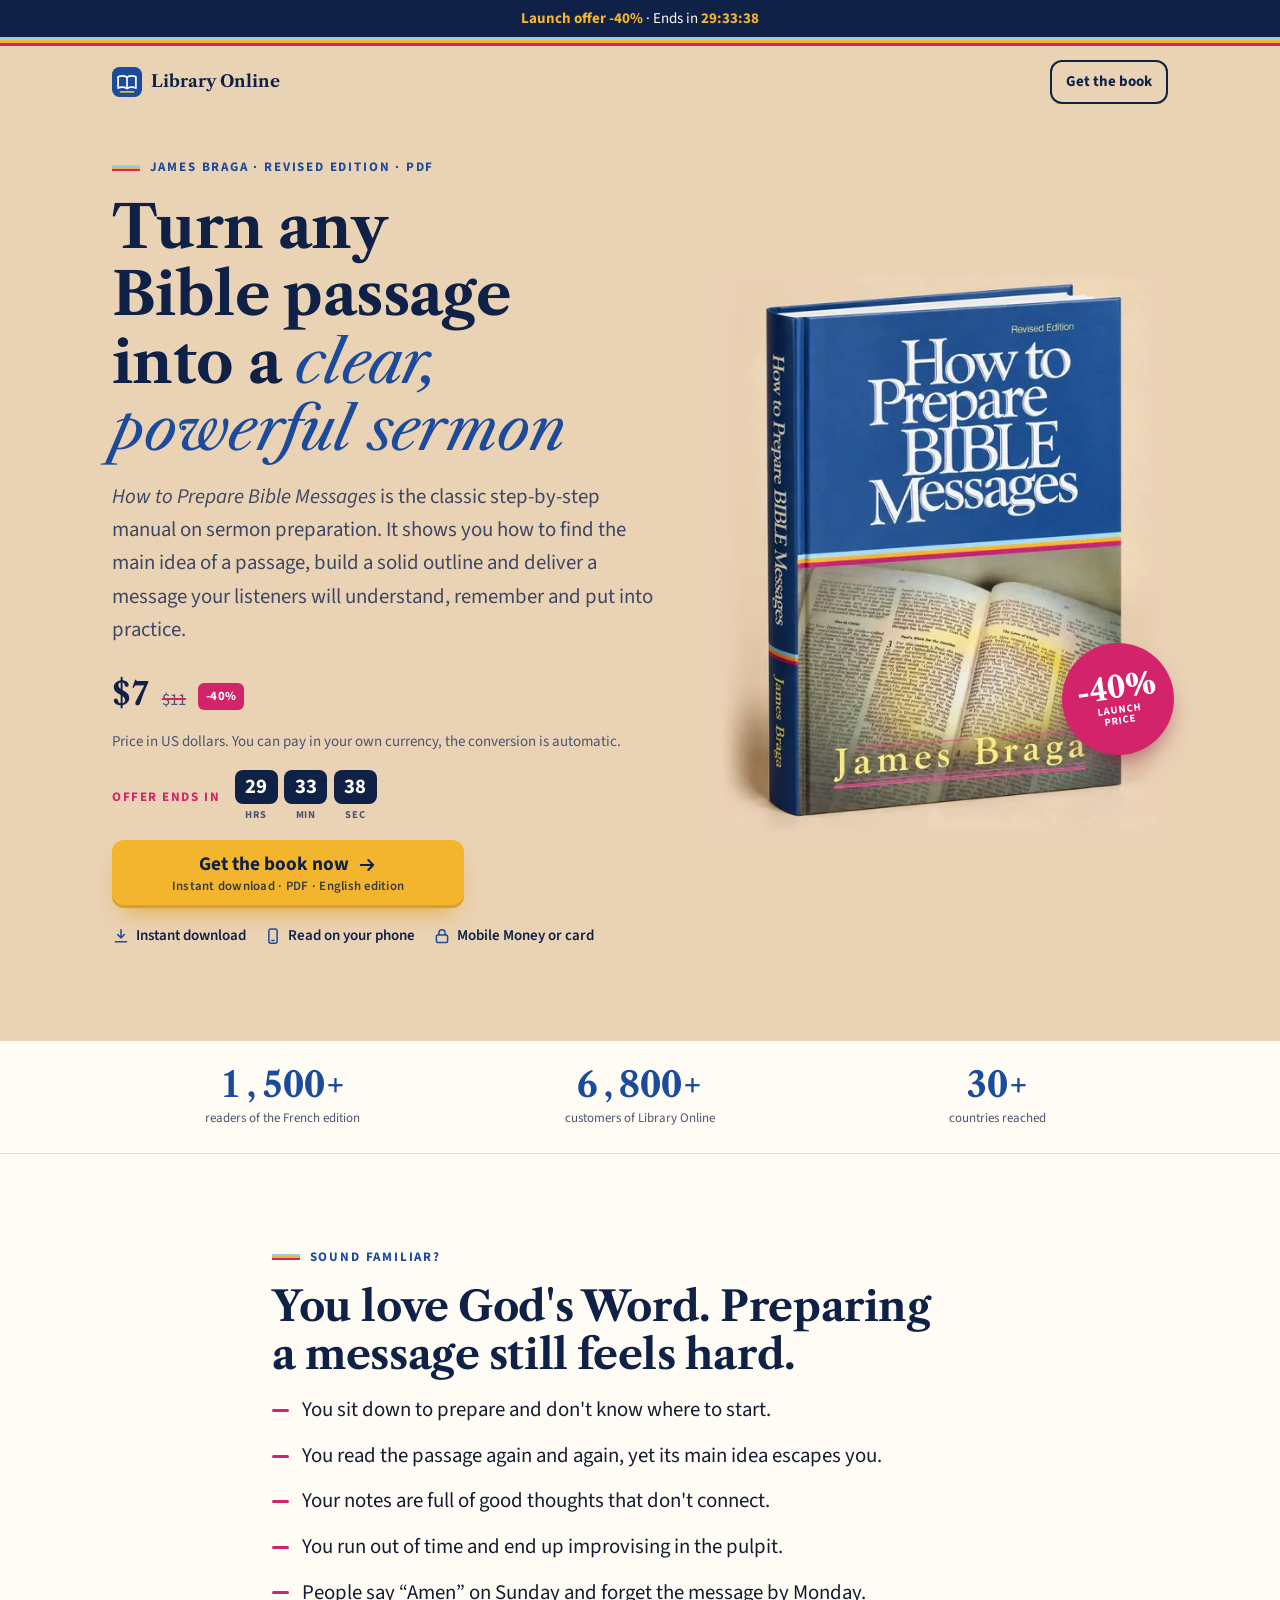
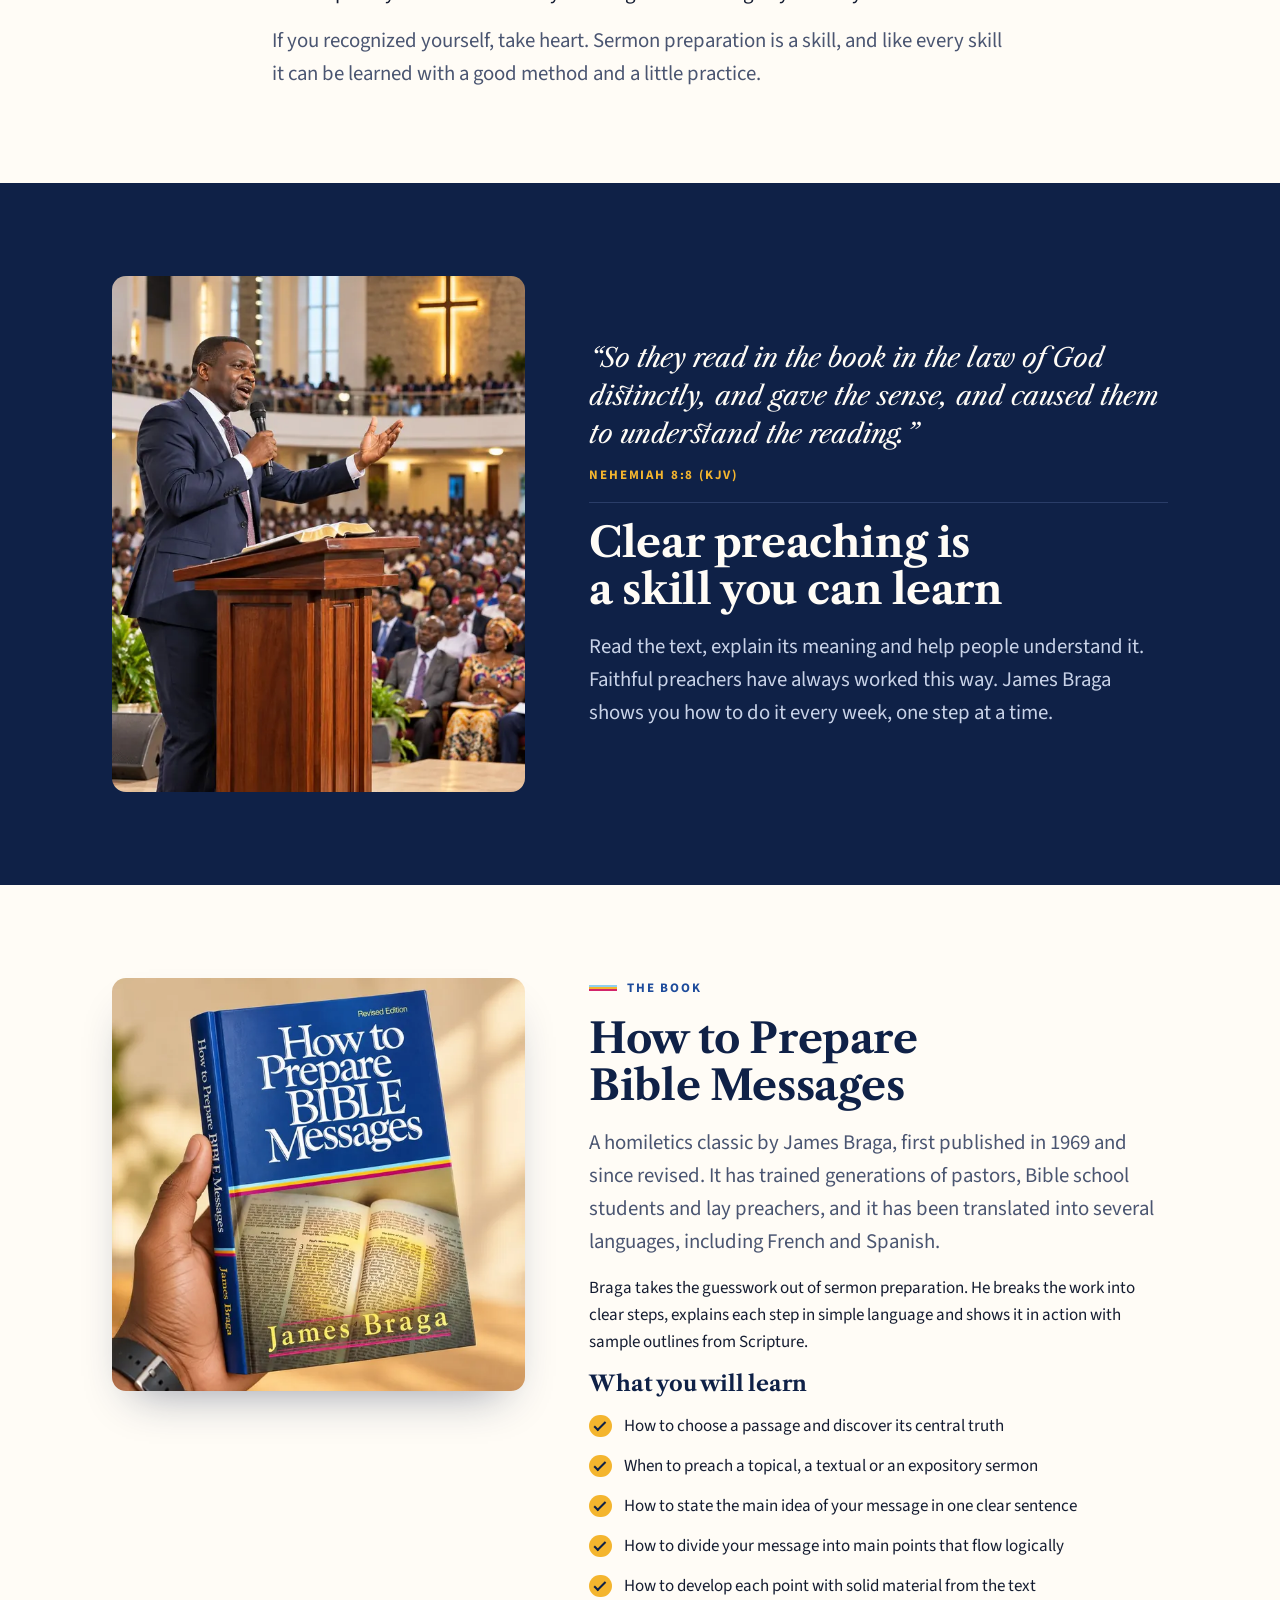
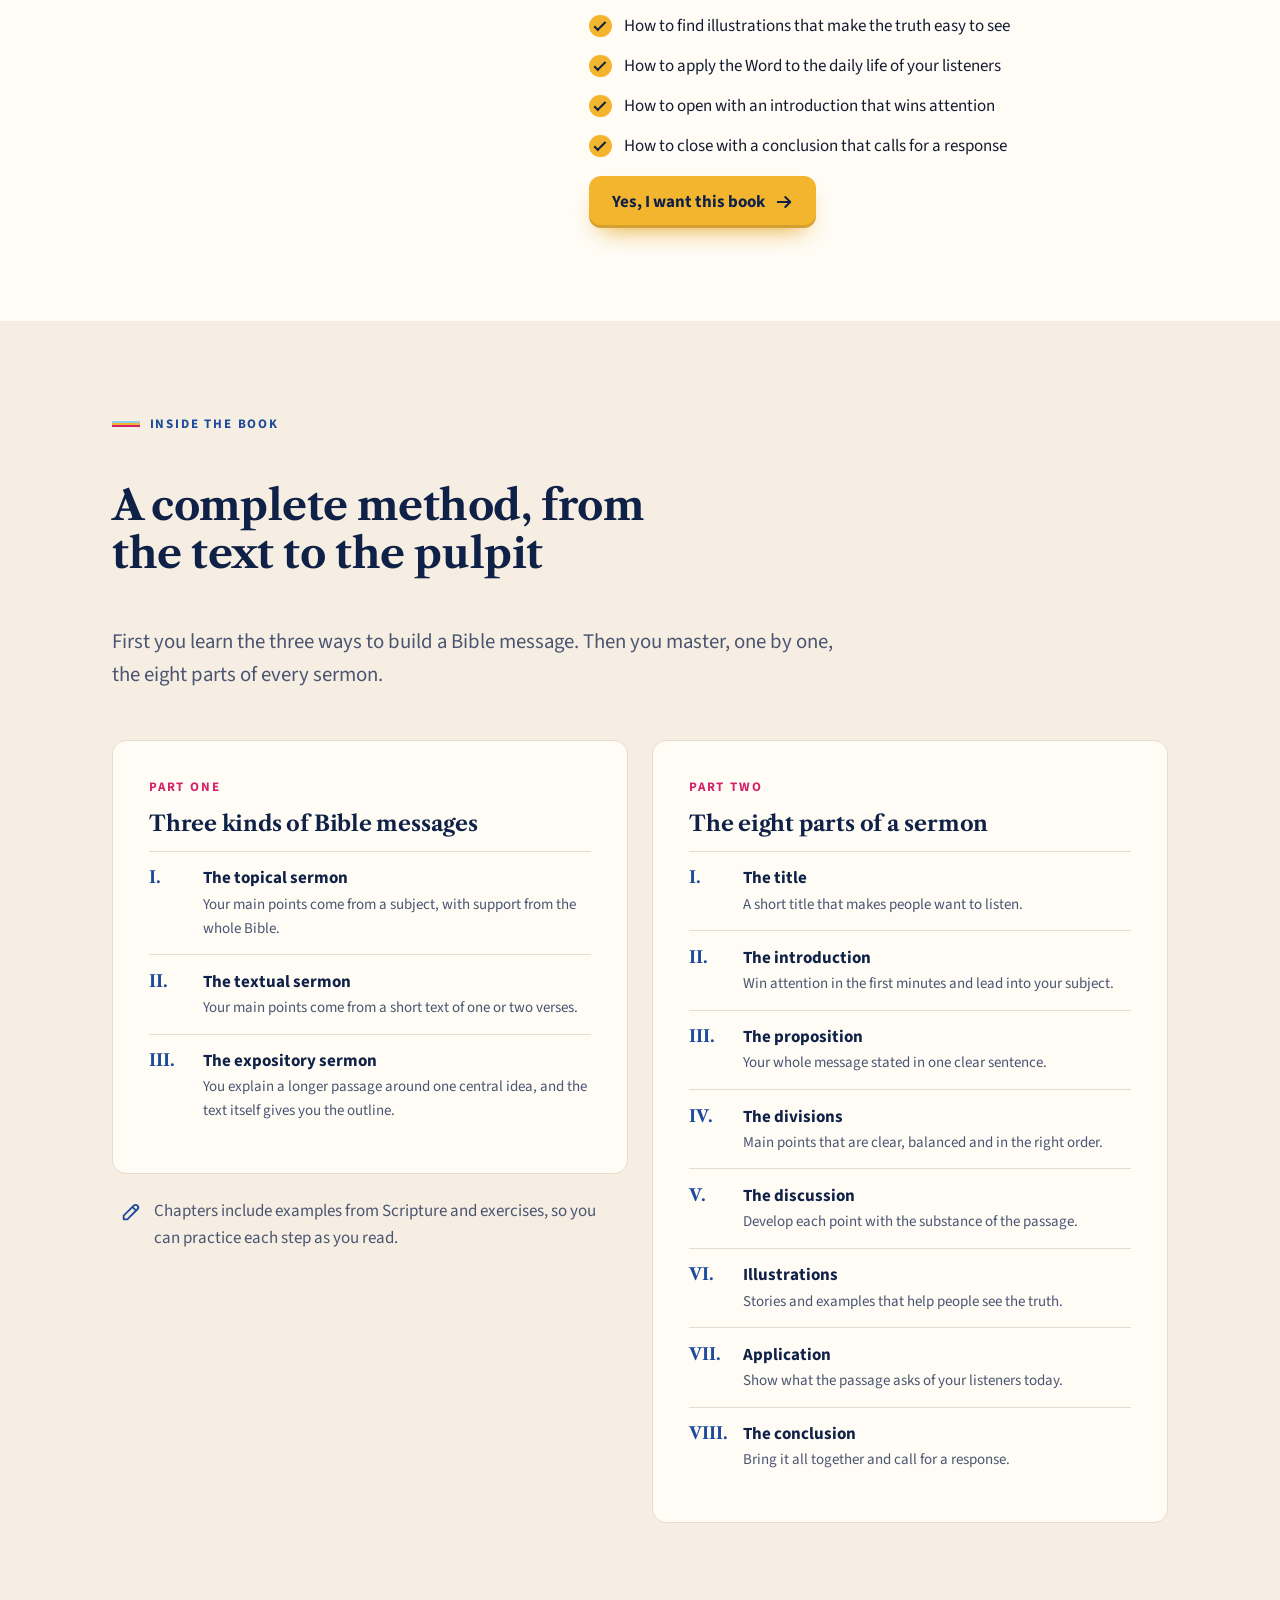
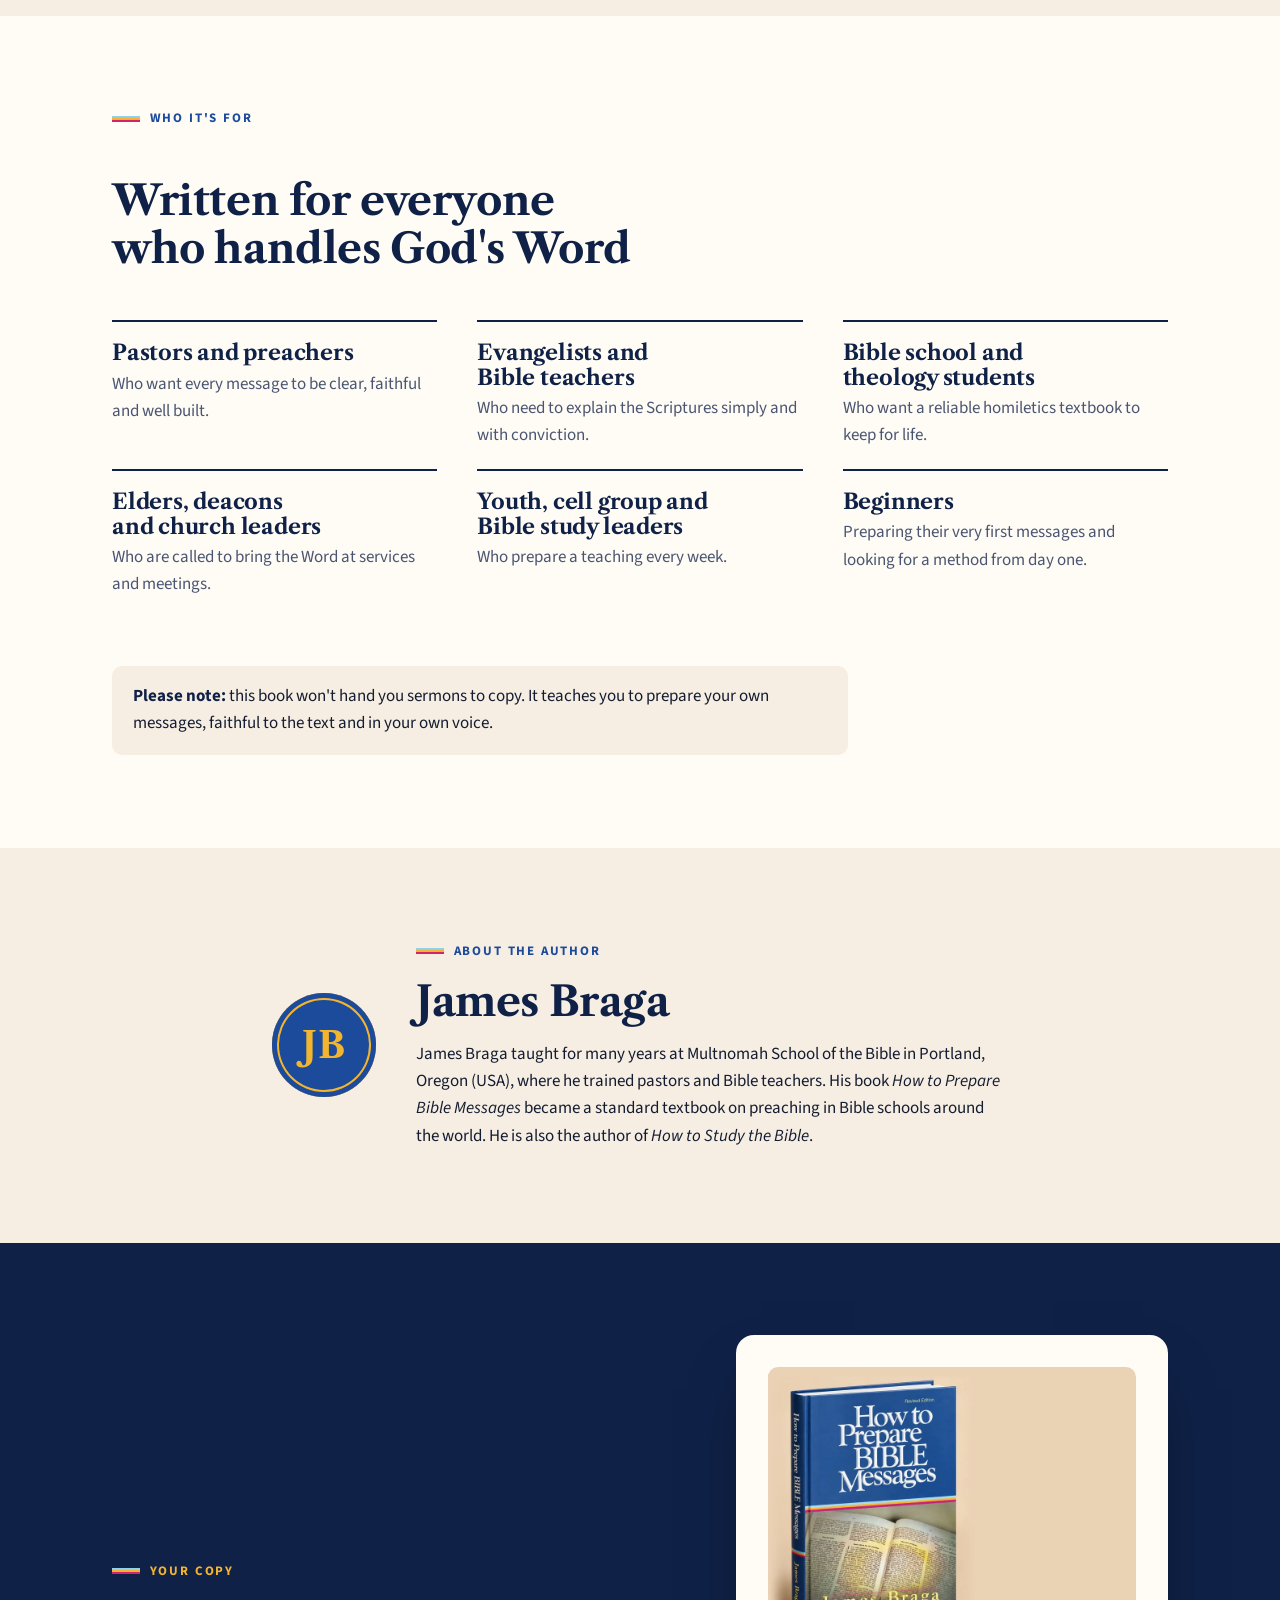
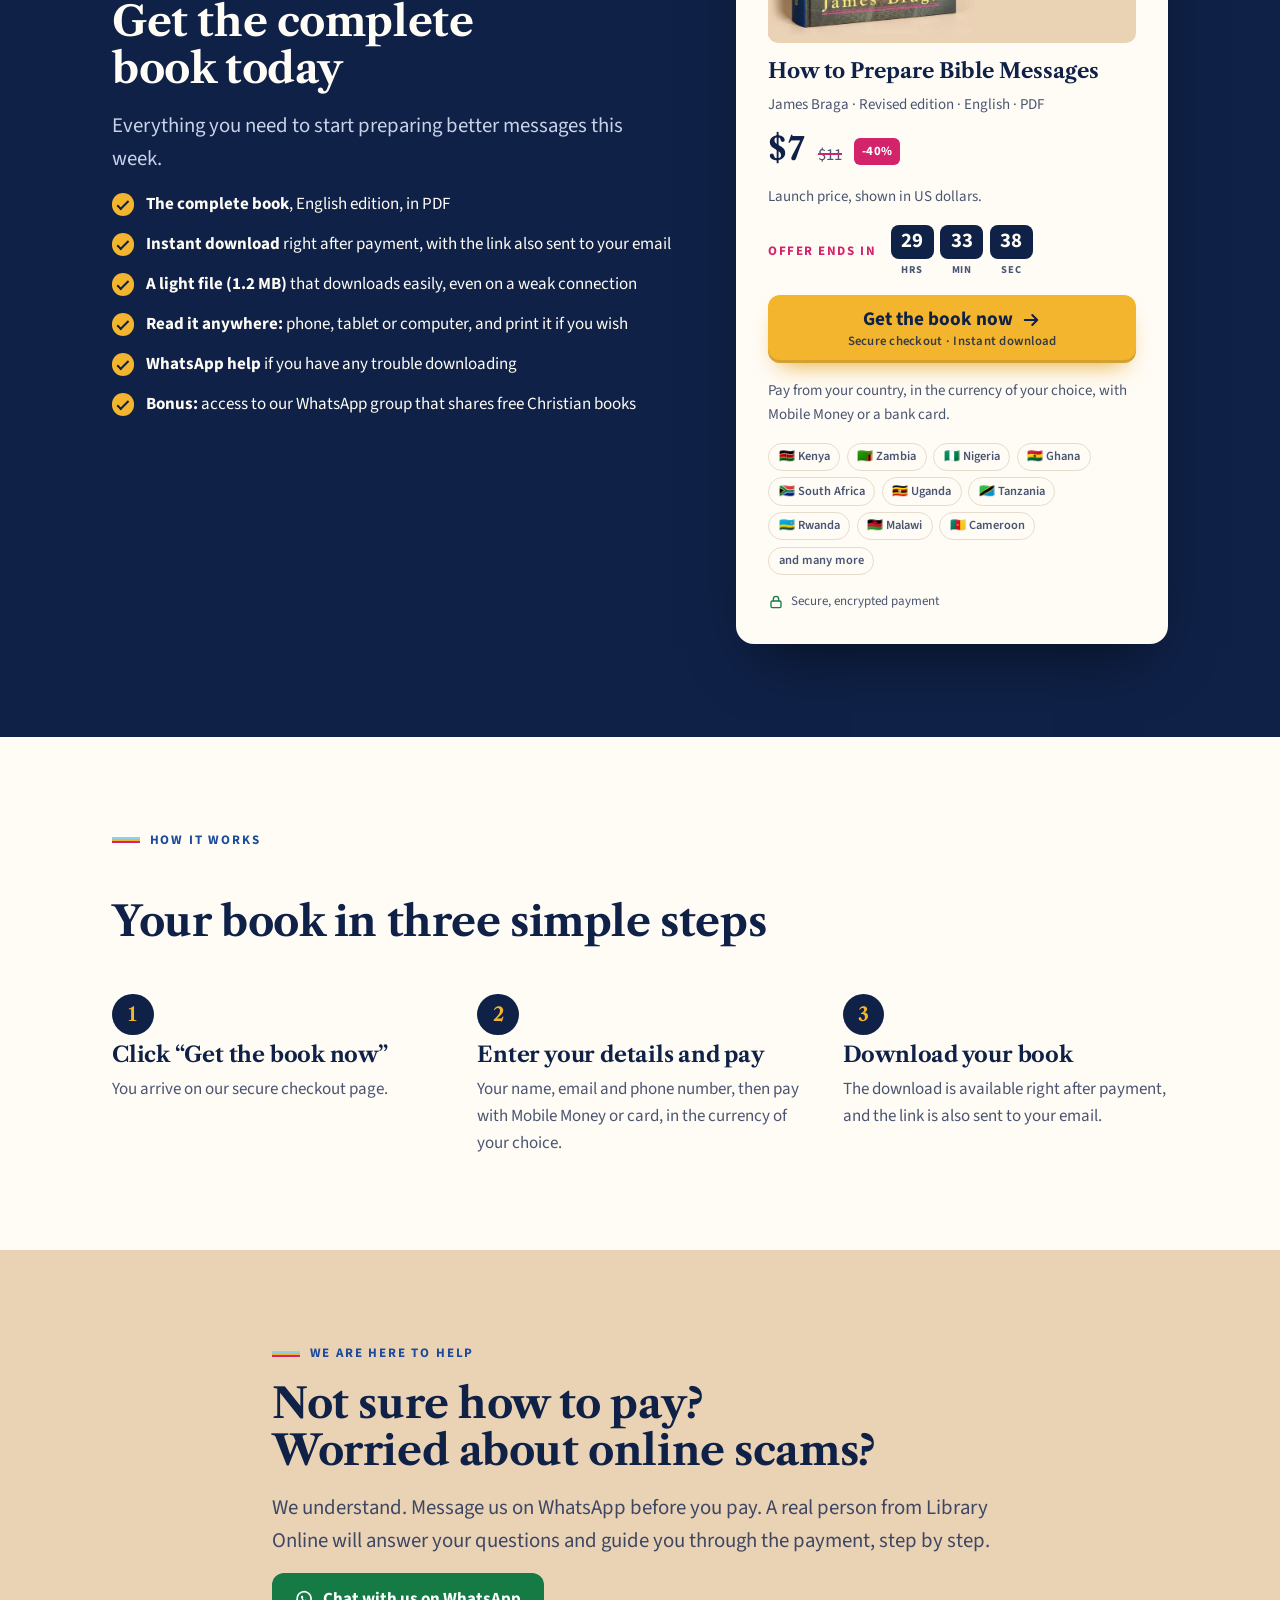
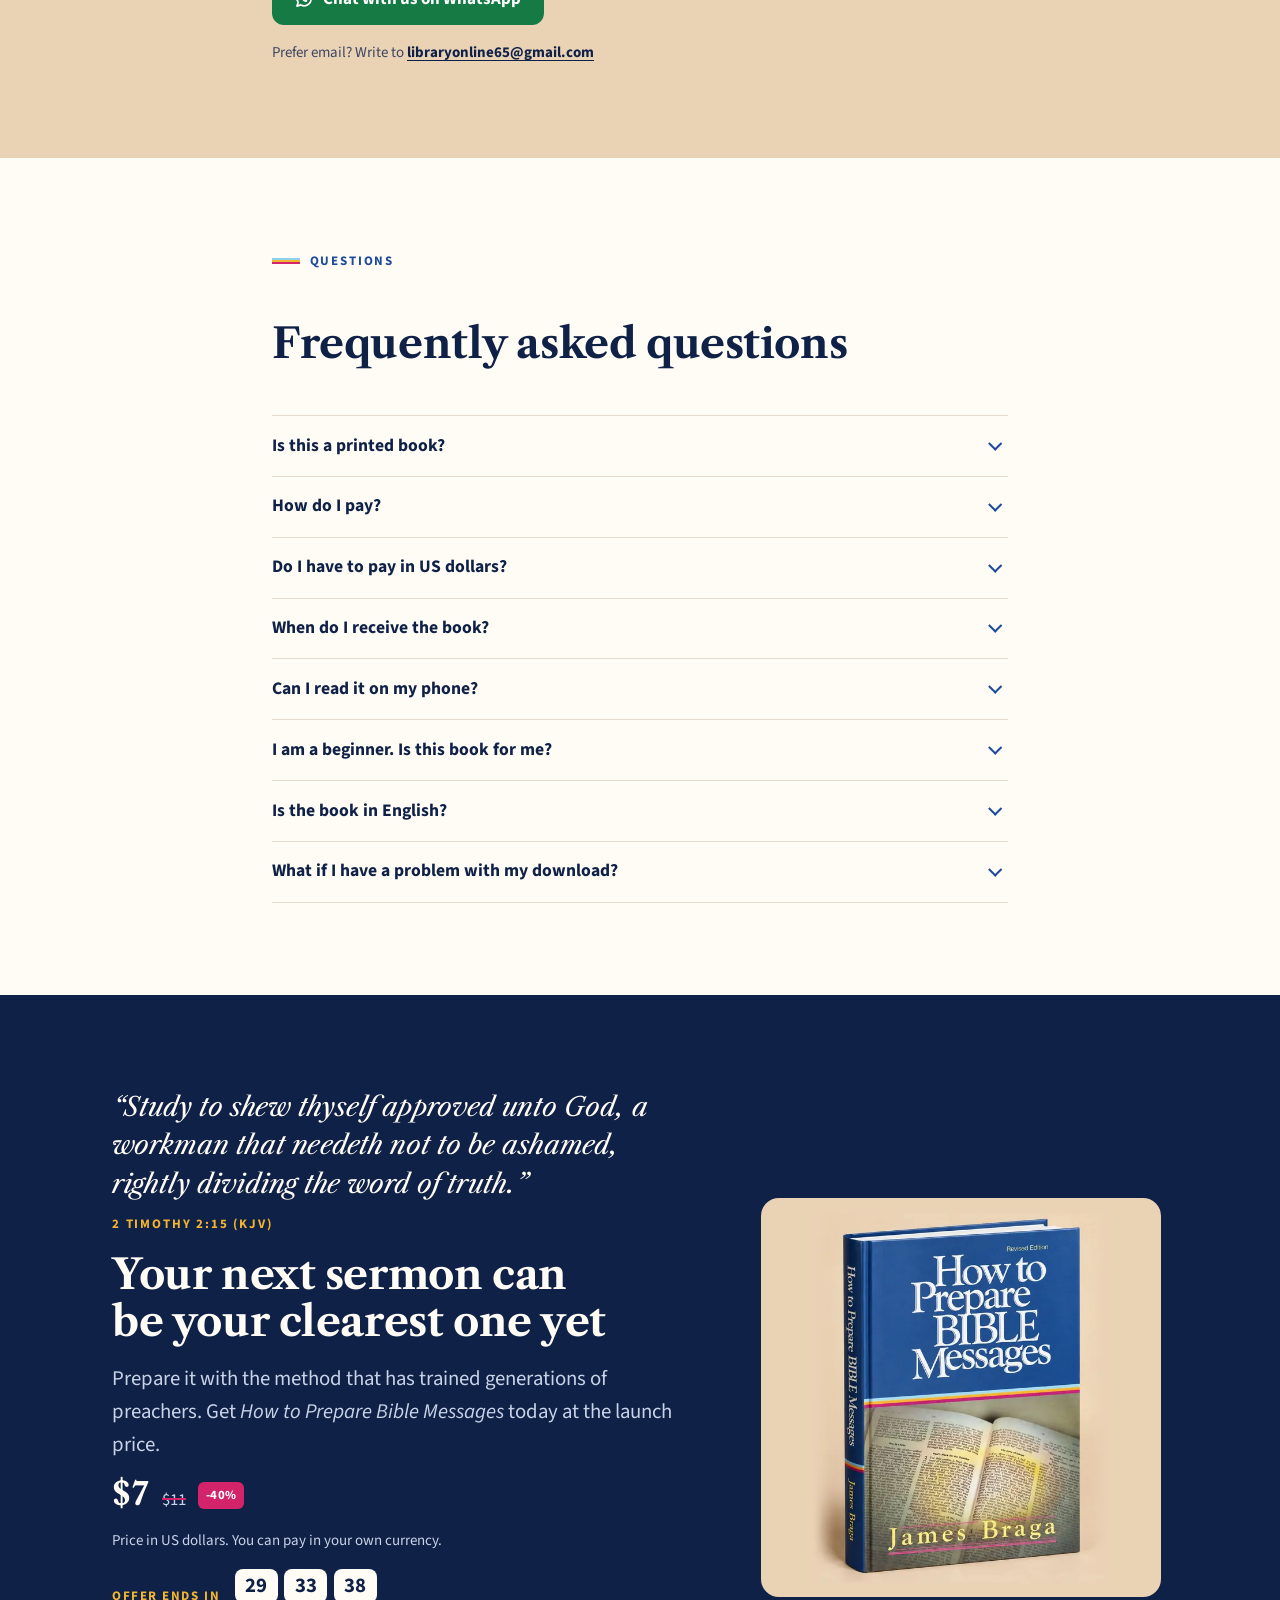
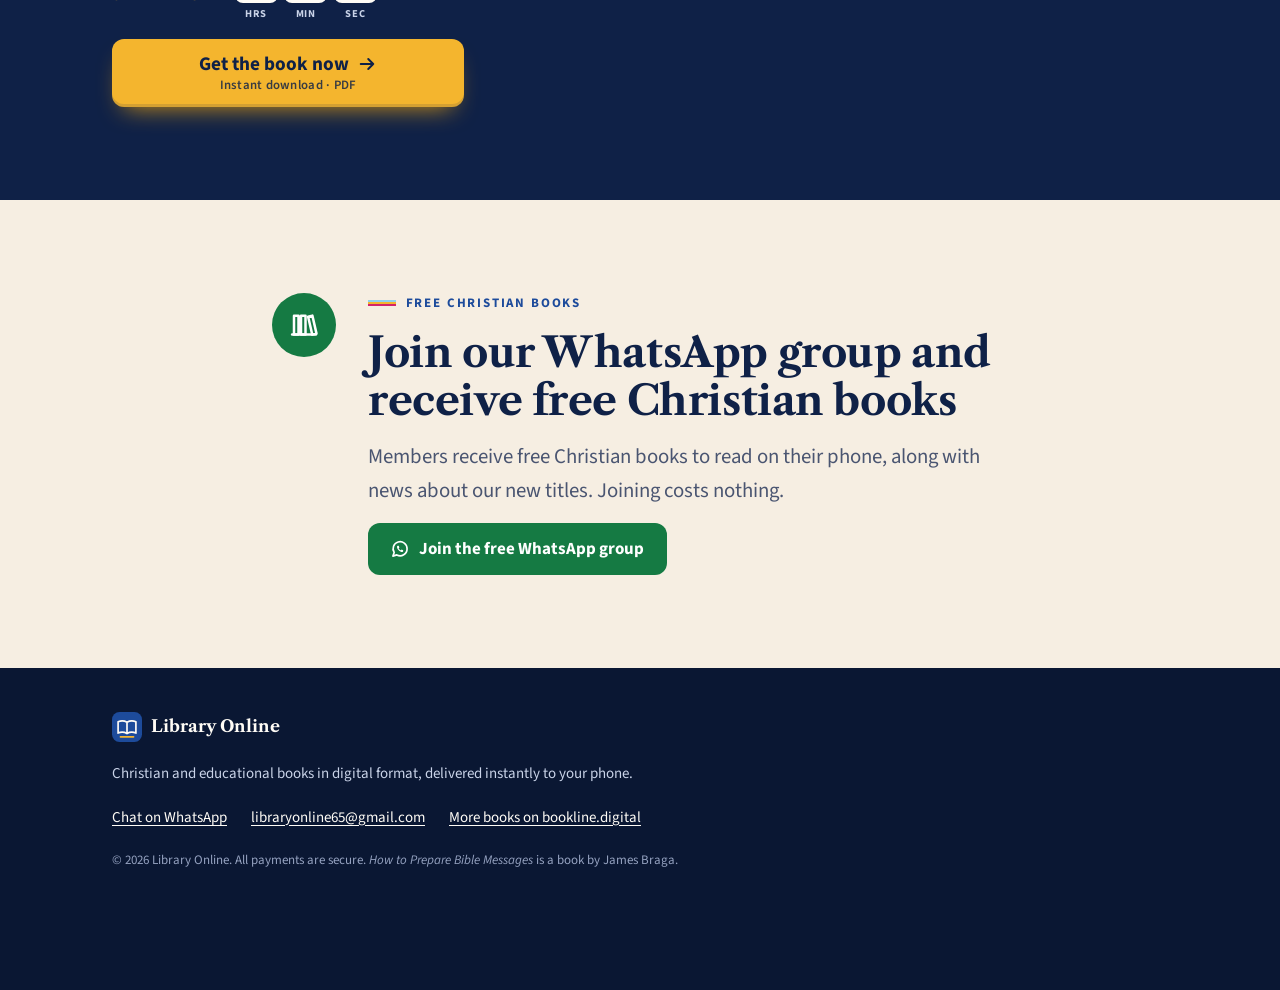
<file: index.html>
<!doctype html>
<html lang="en">
<head>
  <meta charset="utf-8">
  <meta name="viewport" content="width=device-width, initial-scale=1, viewport-fit=cover">
  <title>How to Prepare Bible Messages</title>
  <meta name="description" content="James Braga's classic step-by-step method to prepare clear, faithful and powerful sermons. English edition in PDF, instant download, pay with Mobile Money or card.">
  <meta name="theme-color" content="#0f2147">
  <meta name="color-scheme" content="light">
  <link rel="canonical" href="https://biblemessages.bookline.digital/">
  <link rel="icon" href="data:image/svg+xml,%3Csvg xmlns='http://www.w3.org/2000/svg' viewBox='0 0 32 32'%3E%3Crect width='32' height='32' rx='8' fill='%231d4b9b'/%3E%3Cpath d='M6.5 10.5c3.2-1.4 6.4-1.3 9.5.5v12c-3.1-1.8-6.3-1.9-9.5-.5zM25.5 10.5c-3.2-1.4-6.4-1.3-9.5.5v12c3.1-1.8 6.3-1.9 9.5-.5z' fill='none' stroke='%23fffcf6' stroke-width='1.8' stroke-linejoin='round'/%3E%3C/svg%3E">

  <meta property="og:type" content="website">
  <meta property="og:title" content="How to Prepare Bible Messages by James Braga (PDF)">
  <meta property="og:description" content="Turn any Bible passage into a clear, powerful sermon. Instant download. Launch price: $7 instead of $11.">
  <meta property="og:url" content="https://biblemessages.bookline.digital/">
  <meta property="og:image" content="https://biblemessages.bookline.digital/assets/img/og-image.jpg">
  <meta property="og:image:width" content="1200">
  <meta property="og:image:height" content="630">
  <meta name="twitter:card" content="summary_large_image">

  <link rel="preconnect" href="https://fonts.googleapis.com">
  <link rel="preconnect" href="https://fonts.gstatic.com" crossorigin>
  <link rel="stylesheet" href="https://fonts.googleapis.com/css2?family=Libre+Caslon+Text:ital,wght@0,700;1,400&family=Source+Sans+3:wght@400;600;700&display=swap">
  <link rel="stylesheet" href="assets/css/style.css">
</head>
<body data-page="sales">

<svg width="0" height="0" style="position:absolute" aria-hidden="true" focusable="false">
  <symbol id="i-download" viewBox="0 0 24 24"><path d="M12 3.5v11m0 0-4.5-4.5M12 14.5l4.5-4.5M4.5 19.5h15" fill="none" stroke="currentColor" stroke-width="2" stroke-linecap="round" stroke-linejoin="round"/></symbol>
  <symbol id="i-phone" viewBox="0 0 24 24"><rect x="6.5" y="2.5" width="11" height="19" rx="2.5" fill="none" stroke="currentColor" stroke-width="2"/><path d="M10.5 18h3" stroke="currentColor" stroke-width="2" stroke-linecap="round"/></symbol>
  <symbol id="i-lock" viewBox="0 0 24 24"><rect x="4.5" y="10.5" width="15" height="10" rx="2" fill="none" stroke="currentColor" stroke-width="2"/><path d="M8 10.5V7.5a4 4 0 0 1 8 0v3" fill="none" stroke="currentColor" stroke-width="2"/></symbol>
  <symbol id="i-chat" viewBox="0 0 24 24"><path d="M20.5 11.6a8.4 8.4 0 0 1-12.3 7.5L3.5 20.5l1.5-4.4a8.4 8.4 0 1 1 15.5-4.5Z" fill="none" stroke="currentColor" stroke-width="2" stroke-linejoin="round"/><path d="M9.3 8.2c-.5 0-.9.4-.9 1 0 3 3.4 6.4 6.4 6.4.6 0 1-.4 1-.9v-1.2l-1.9-.8-.9.9c-1.1-.5-2.1-1.5-2.6-2.6l.9-.9-.8-1.9H9.3Z" fill="currentColor"/></symbol>
  <symbol id="i-arrow" viewBox="0 0 24 24"><path d="M4.5 12h15m-6-6 6 6-6 6" fill="none" stroke="currentColor" stroke-width="2.4" stroke-linecap="round" stroke-linejoin="round"/></symbol>
  <symbol id="i-books" viewBox="0 0 24 24"><path d="M4 4.5h3.6v15H4zM9.6 4.5h3.6v15H9.6zM15.3 5.4l3.4-.9 3.3 14.4-3.4.8z" fill="none" stroke="currentColor" stroke-width="2" stroke-linejoin="round"/><path d="M2.5 19.5h19" stroke="currentColor" stroke-width="2" stroke-linecap="round"/></symbol>
  <symbol id="i-pen" viewBox="0 0 24 24"><path d="M4 20h4L19 9a2.8 2.8 0 0 0-4-4L4 16v4Z" fill="none" stroke="currentColor" stroke-width="2" stroke-linejoin="round"/><path d="m13.5 6.5 4 4" stroke="currentColor" stroke-width="2"/></symbol>
  <symbol id="i-book" viewBox="0 0 32 32"><rect width="32" height="32" rx="8" fill="#1d4b9b"/><path d="M6.5 10.5c3.2-1.4 6.4-1.3 9.5.5v12c-3.1-1.8-6.3-1.9-9.5-.5zM25.5 10.5c-3.2-1.4-6.4-1.3-9.5.5v12c3.1-1.8 6.3-1.9 9.5-.5z" fill="none" stroke="#fffcf6" stroke-width="1.8" stroke-linejoin="round"/><path d="M9 26.5h14" stroke="#f4b52e" stroke-width="1.8" stroke-linecap="round"/></symbol>
</svg>

<p class="topbar"><strong>Launch offer <span data-text="discount">-40%</span></strong> · Ends in <span class="topbar-timer" data-countdown>48:00:00</span></p>
<div class="cover-stripe" aria-hidden="true"></div>

<header class="site-header">
  <div class="wrap header-inner">
    <a class="brand" href="#top" aria-label="Library Online, back to top"><svg aria-hidden="true"><use href="#i-book"/></svg>Library Online</a>
    <a class="btn btn-outline" href="https://livresenligne.mychariow.shop/prd_dlcz1mir/checkout" data-cta>Get the book</a>
  </div>
</header>

<main id="top">

  <!-- Hero -->
  <section class="hero" aria-labelledby="hero-title">
    <div class="wrap hero-grid">
      <div class="hero-copy">
        <p class="eyebrow">James Braga · Revised edition · PDF</p>
        <h1 id="hero-title">Turn any Bible passage into a <em>clear, powerful sermon</em></h1>
        <p class="lead"><i>How to Prepare Bible Messages</i> is the classic step-by-step manual on sermon preparation. It shows you how to find the main idea of a passage, build a solid outline and deliver a message your listeners will understand, remember and put into practice.</p>
      </div>

      <figure class="hero-visual">
        <picture>
          <source type="image/webp" srcset="assets/img/book-cover-520.webp 520w, assets/img/book-cover-800.webp 800w" sizes="(min-width: 900px) 470px, 360px">
          <img src="assets/img/book-cover-520.jpg" srcset="assets/img/book-cover-520.jpg 520w, assets/img/book-cover-800.jpg 800w" sizes="(min-width: 900px) 470px, 360px" width="800" height="1000" alt="How to Prepare Bible Messages, revised edition, by James Braga" fetchpriority="high">
        </picture>
        <p class="seal" aria-hidden="true"><strong data-text="discount">-40%</strong><span>Launch<br>price</span></p>
      </figure>

      <div class="hero-buy">
        <div class="price">
          <span class="visually-hidden">Launch price:</span>
          <span class="price-now" data-text="price">$7</span>
          <span class="visually-hidden">instead of</span>
          <s class="price-was" data-text="oldPrice">$11</s>
          <span class="tag" data-text="discount">-40%</span>
        </div>
        <p class="price-note">Price in US dollars. You can pay in your own currency, the conversion is automatic.</p>
        <div class="countdown" role="timer" aria-label="Time left at the launch price">
          <span class="countdown-label">Offer ends in</span>
          <span class="countdown-units">
            <span class="cd-unit"><b data-cd="h">48</b><small>hrs</small></span>
            <span class="cd-unit"><b data-cd="m">00</b><small>min</small></span>
            <span class="cd-unit"><b data-cd="s">00</b><small>sec</small></span>
          </span>
        </div>
        <a class="btn btn-gold btn-lg btn-shine" href="https://livresenligne.mychariow.shop/prd_dlcz1mir/checkout" data-cta data-cta-hero>
          <span class="btn-main">Get the book now <svg aria-hidden="true"><use href="#i-arrow"/></svg></span>
          <span class="btn-sub">Instant download · PDF · English edition</span>
        </a>
        <ul class="trust">
          <li><svg aria-hidden="true"><use href="#i-download"/></svg>Instant download</li>
          <li><svg aria-hidden="true"><use href="#i-phone"/></svg>Read on your phone</li>
          <li><svg aria-hidden="true"><use href="#i-lock"/></svg>Mobile Money or card</li>
        </ul>
      </div>
    </div>
  </section>

  <!-- Proof -->
  <section class="proof" aria-label="Library Online in numbers">
    <ul class="wrap proof-grid">
      <li><strong>1,500+</strong><span>readers of the French edition</span></li>
      <li><strong>6,800+</strong><span>customers of Library Online</span></li>
      <li><strong>30+</strong><span>countries reached</span></li>
    </ul>
  </section>

  <!-- Problem -->
  <section class="section" aria-labelledby="problem-title">
    <div class="wrap narrow flow">
      <p class="eyebrow">Sound familiar?</p>
      <h2 class="section-title" id="problem-title">You love God's Word. Preparing a message still feels hard.</h2>
      <ul class="pain-list">
        <li>You sit down to prepare and don't know where to start.</li>
        <li>You read the passage again and again, yet its main idea escapes you.</li>
        <li>Your notes are full of good thoughts that don't connect.</li>
        <li>You run out of time and end up improvising in the pulpit.</li>
        <li>People say “Amen” on Sunday and forget the message by Monday.</li>
      </ul>
      <p class="lead">If you recognized yourself, take heart. Sermon preparation is a skill, and like every skill it can be learned with a good method and a little practice.</p>
    </div>
  </section>

  <!-- Method -->
  <section class="section dark" aria-labelledby="method-title">
    <div class="wrap method-grid">
      <figure class="method-photo">
        <picture>
          <source type="image/webp" srcset="assets/img/preacher-600.webp 600w, assets/img/preacher-900.webp 900w" sizes="(min-width: 860px) 430px, 100vw">
          <img src="assets/img/preacher-600.jpg" srcset="assets/img/preacher-600.jpg 600w, assets/img/preacher-900.jpg 900w" sizes="(min-width: 860px) 430px, 100vw" width="900" height="1143" alt="A preacher with an open Bible on the pulpit, speaking to a full church" loading="lazy">
        </picture>
      </figure>
      <div class="method-copy flow">
        <blockquote class="scripture">
          <p>“So they read in the book in the law of God distinctly, and gave the sense, and caused them to understand the reading.”</p>
          <cite>Nehemiah 8:8 (KJV)</cite>
        </blockquote>
        <div class="rule" aria-hidden="true"></div>
        <h2 class="section-title" id="method-title">Clear preaching is a skill you can learn</h2>
        <p class="lead">Read the text, explain its meaning and help people understand it. Faithful preachers have always worked this way. James Braga shows you how to do it every week, one step at a time.</p>
      </div>
    </div>
  </section>

  <!-- The book -->
  <section class="section" aria-labelledby="book-title">
    <div class="wrap book-grid">
      <figure class="book-photo">
        <picture>
          <source type="image/webp" srcset="assets/img/book-in-hand-600.webp 600w, assets/img/book-in-hand-900.webp 900w" sizes="(min-width: 900px) 420px, 100vw">
          <img src="assets/img/book-in-hand-600.jpg" srcset="assets/img/book-in-hand-600.jpg 600w, assets/img/book-in-hand-900.jpg 900w" sizes="(min-width: 900px) 420px, 100vw" width="900" height="900" alt="A hand holding the book How to Prepare Bible Messages by James Braga" loading="lazy">
        </picture>
      </figure>
      <div class="book-copy flow">
        <p class="eyebrow">The book</p>
        <h2 class="section-title" id="book-title">How to Prepare Bible Messages</h2>
        <p class="lead">A homiletics classic by James Braga, first published in 1969 and since revised. It has trained generations of pastors, Bible school students and lay preachers, and it has been translated into several languages, including French and Spanish.</p>
        <p>Braga takes the guesswork out of sermon preparation. He breaks the work into clear steps, explains each step in simple language and shows it in action with sample outlines from Scripture.</p>
        <h3>What you will learn</h3>
        <ul class="checklist">
          <li>How to choose a passage and discover its central truth</li>
          <li>When to preach a topical, a textual or an expository sermon</li>
          <li>How to state the main idea of your message in one clear sentence</li>
          <li>How to divide your message into main points that flow logically</li>
          <li>How to develop each point with solid material from the text</li>
          <li>How to find illustrations that make the truth easy to see</li>
          <li>How to apply the Word to the daily life of your listeners</li>
          <li>How to open with an introduction that wins attention</li>
          <li>How to close with a conclusion that calls for a response</li>
        </ul>
        <a class="btn btn-gold" href="https://livresenligne.mychariow.shop/prd_dlcz1mir/checkout" data-cta>Yes, I want this book <svg aria-hidden="true"><use href="#i-arrow"/></svg></a>
      </div>
    </div>
  </section>

  <!-- Inside the book -->
  <section class="section inside" aria-labelledby="inside-title">
    <div class="wrap flow flow-lg">
      <div class="section-head flow">
        <p class="eyebrow">Inside the book</p>
        <h2 class="section-title" id="inside-title">A complete method, from the text to the pulpit</h2>
        <p class="lead">First you learn the three ways to build a Bible message. Then you master, one by one, the eight parts of every sermon.</p>
      </div>

      <div class="outline-grid">
        <article class="sheet part-one">
          <p class="sheet-part">Part one</p>
          <h3>Three kinds of Bible messages</h3>
          <ol class="outline">
            <li><strong>The topical sermon</strong><p>Your main points come from a subject, with support from the whole Bible.</p></li>
            <li><strong>The textual sermon</strong><p>Your main points come from a short text of one or two verses.</p></li>
            <li><strong>The expository sermon</strong><p>You explain a longer passage around one central idea, and the text itself gives you the outline.</p></li>
          </ol>
        </article>

        <article class="sheet part-two">
          <p class="sheet-part">Part two</p>
          <h3>The eight parts of a sermon</h3>
          <ol class="outline">
            <li><strong>The title</strong><p>A short title that makes people want to listen.</p></li>
            <li><strong>The introduction</strong><p>Win attention in the first minutes and lead into your subject.</p></li>
            <li><strong>The proposition</strong><p>Your whole message stated in one clear sentence.</p></li>
            <li><strong>The divisions</strong><p>Main points that are clear, balanced and in the right order.</p></li>
            <li><strong>The discussion</strong><p>Develop each point with the substance of the passage.</p></li>
            <li><strong>Illustrations</strong><p>Stories and examples that help people see the truth.</p></li>
            <li><strong>Application</strong><p>Show what the passage asks of your listeners today.</p></li>
            <li><strong>The conclusion</strong><p>Bring it all together and call for a response.</p></li>
          </ol>
        </article>

        <p class="inside-note"><svg aria-hidden="true"><use href="#i-pen"/></svg>Chapters include examples from Scripture and exercises, so you can practice each step as you read.</p>
      </div>
    </div>
  </section>

  <!-- Audience -->
  <section class="section" aria-labelledby="audience-title">
    <div class="wrap flow flow-lg">
      <div class="section-head flow">
        <p class="eyebrow">Who it's for</p>
        <h2 class="section-title" id="audience-title">Written for everyone who handles God's Word</h2>
      </div>
      <ul class="audience-grid">
        <li><h3>Pastors and preachers</h3><p>Who want every message to be clear, faithful and well built.</p></li>
        <li><h3>Evangelists and Bible teachers</h3><p>Who need to explain the Scriptures simply and with conviction.</p></li>
        <li><h3>Bible school and theology students</h3><p>Who want a reliable homiletics textbook to keep for life.</p></li>
        <li><h3>Elders, deacons and church leaders</h3><p>Who are called to bring the Word at services and meetings.</p></li>
        <li><h3>Youth, cell group and Bible study leaders</h3><p>Who prepare a teaching every week.</p></li>
        <li><h3>Beginners</h3><p>Preparing their very first messages and looking for a method from day one.</p></li>
      </ul>
      <p class="callout"><strong>Please note:</strong> this book won't hand you sermons to copy. It teaches you to prepare your own messages, faithful to the text and in your own voice.</p>
    </div>
  </section>

  <!-- Author -->
  <section class="section author" aria-labelledby="author-title">
    <div class="wrap narrow author-box">
      <p class="monogram" aria-hidden="true">JB</p>
      <div class="flow">
        <p class="eyebrow">About the author</p>
        <h2 class="section-title" id="author-title">James Braga</h2>
        <p>James Braga taught for many years at Multnomah School of the Bible in Portland, Oregon (USA), where he trained pastors and Bible teachers. His book <i>How to Prepare Bible Messages</i> became a standard textbook on preaching in Bible schools around the world. He is also the author of <i>How to Study the Bible</i>.</p>
      </div>
    </div>
  </section>

  <!-- Offer -->
  <section class="section dark offer" id="offer" aria-labelledby="offer-title">
    <div class="wrap offer-grid">
      <div class="flow">
        <p class="eyebrow">Your copy</p>
        <h2 class="section-title" id="offer-title">Get the complete book today</h2>
        <p class="lead">Everything you need to start preparing better messages this week.</p>
        <ul class="checklist">
          <li><strong>The complete book</strong>, English edition, in PDF</li>
          <li><strong>Instant download</strong> right after payment, with the link also sent to your email</li>
          <li><strong>A light file (1.2 MB)</strong> that downloads easily, even on a weak connection</li>
          <li><strong>Read it anywhere:</strong> phone, tablet or computer, and print it if you wish</li>
          <li><strong>WhatsApp help</strong> if you have any trouble downloading</li>
          <li><strong>Bonus:</strong> access to our WhatsApp group that shares free Christian books</li>
        </ul>
      </div>

      <div class="offer-card">
        <div class="offer-thumb">
          <picture>
            <source type="image/webp" srcset="assets/img/book-cover-520.webp">
            <img src="assets/img/book-cover-520.jpg" width="520" height="650" alt="" loading="lazy">
          </picture>
        </div>
        <div class="flow flow-sm">
          <p class="offer-title">How to Prepare Bible Messages</p>
          <p class="offer-meta">James Braga · Revised edition · English · PDF</p>
        </div>
        <div class="price">
          <span class="visually-hidden">Launch price:</span>
          <span class="price-now" data-text="price">$7</span>
          <span class="visually-hidden">instead of</span>
          <s class="price-was" data-text="oldPrice">$11</s>
          <span class="tag" data-text="discount">-40%</span>
        </div>
        <p class="price-note">Launch price, shown in US dollars.</p>
        <div class="countdown" role="timer" aria-label="Time left at the launch price">
          <span class="countdown-label">Offer ends in</span>
          <span class="countdown-units">
            <span class="cd-unit"><b data-cd="h">48</b><small>hrs</small></span>
            <span class="cd-unit"><b data-cd="m">00</b><small>min</small></span>
            <span class="cd-unit"><b data-cd="s">00</b><small>sec</small></span>
          </span>
        </div>
        <a class="btn btn-gold btn-lg btn-block btn-shine" href="https://livresenligne.mychariow.shop/prd_dlcz1mir/checkout" data-cta data-cta-main>
          <span class="btn-main">Get the book now <svg aria-hidden="true"><use href="#i-arrow"/></svg></span>
          <span class="btn-sub">Secure checkout · Instant download</span>
        </a>
        <p class="small">Pay from your country, in the currency of your choice, with Mobile Money or a bank card.</p>
        <ul class="pay-methods" aria-label="Countries you can pay from">
          <li><span aria-hidden="true">🇰🇪</span> Kenya</li>
          <li><span aria-hidden="true">🇿🇲</span> Zambia</li>
          <li><span aria-hidden="true">🇳🇬</span> Nigeria</li>
          <li><span aria-hidden="true">🇬🇭</span> Ghana</li>
          <li><span aria-hidden="true">🇿🇦</span> South Africa</li>
          <li><span aria-hidden="true">🇺🇬</span> Uganda</li>
          <li><span aria-hidden="true">🇹🇿</span> Tanzania</li>
          <li><span aria-hidden="true">🇷🇼</span> Rwanda</li>
          <li><span aria-hidden="true">🇲🇼</span> Malawi</li>
          <li><span aria-hidden="true">🇨🇲</span> Cameroon</li>
          <li>and many more</li>
        </ul>
        <p class="secure"><svg aria-hidden="true"><use href="#i-lock"/></svg>Secure, encrypted payment</p>
      </div>
    </div>
  </section>

  <!-- Steps -->
  <section class="section" aria-labelledby="steps-title">
    <div class="wrap flow flow-lg">
      <div class="section-head flow">
        <p class="eyebrow">How it works</p>
        <h2 class="section-title" id="steps-title">Your book in three simple steps</h2>
      </div>
      <ol class="steps-list steps-row">
        <li><span class="step-num" aria-hidden="true">1</span><h3>Click “Get the book now”</h3><p>You arrive on our secure checkout page.</p></li>
        <li><span class="step-num" aria-hidden="true">2</span><h3>Enter your details and pay</h3><p>Your name, email and phone number, then pay with Mobile Money or card, in the currency of your choice.</p></li>
        <li><span class="step-num" aria-hidden="true">3</span><h3>Download your book</h3><p>The download is available right after payment, and the link is also sent to your email.</p></li>
      </ol>
    </div>
  </section>

  <!-- Help -->
  <section class="section help" aria-labelledby="help-title">
    <div class="wrap narrow flow help-box">
      <p class="eyebrow">We are here to help</p>
      <h2 class="section-title" id="help-title">Not sure how to pay? Worried about online scams?</h2>
      <p class="lead">We understand. Message us on WhatsApp before you pay. A real person from Library Online will answer your questions and guide you through the payment, step by step.</p>
      <a class="btn btn-whatsapp" href="https://wa.me/243823226790" data-whatsapp="Hello Library Online, I have a question about the book How to Prepare Bible Messages." target="_blank" rel="noopener"><svg aria-hidden="true"><use href="#i-chat"/></svg>Chat with us on WhatsApp</a>
      <p class="help-contact">Prefer email? Write to <a href="mailto:libraryonline65@gmail.com" data-email>libraryonline65@gmail.com</a></p>
    </div>
  </section>

  <!-- FAQ -->
  <section class="section" aria-labelledby="faq-title">
    <div class="wrap narrow flow flow-lg">
      <div class="section-head flow">
        <p class="eyebrow">Questions</p>
        <h2 class="section-title" id="faq-title">Frequently asked questions</h2>
      </div>
      <div class="faq-list">
        <details>
          <summary>Is this a printed book?</summary>
          <div class="faq-answer"><p>No. This is the digital edition in PDF format. You download it right after payment and keep it for life. You can read it on your phone, tablet or computer, or print it.</p></div>
        </details>
        <details>
          <summary>How do I pay?</summary>
          <div class="faq-answer"><p>With Mobile Money or a bank card. You can pay from Kenya, Zambia, Nigeria, Ghana, South Africa, Uganda, Tanzania and many other countries.</p></div>
        </details>
        <details>
          <summary>Do I have to pay in US dollars?</summary>
          <div class="faq-answer"><p>No. The price is shown in US dollars, but you can pay in the currency of your choice. The conversion is automatic.</p></div>
        </details>
        <details>
          <summary>When do I receive the book?</summary>
          <div class="faq-answer"><p>Immediately. After payment you can download the PDF straight away, and the download link is also sent to your email. If you don't see the email, check your Spam or Promotions folder.</p></div>
        </details>
        <details>
          <summary>Can I read it on my phone?</summary>
          <div class="faq-answer"><p>Yes. The file is light (about 1.2 MB) and opens with any PDF reader, such as Google Drive, WPS Office or Adobe Acrobat Reader.</p></div>
        </details>
        <details>
          <summary>I am a beginner. Is this book for me?</summary>
          <div class="faq-answer"><p>Yes. Braga explains each step simply and gives examples. Beginners get a clear method from the start, and experienced preachers sharpen what they already do.</p></div>
        </details>
        <details>
          <summary>Is the book in English?</summary>
          <div class="faq-answer"><p>Yes, this is the English edition. If you prefer French, the French edition, <a href="https://livresenligne.mychariow.shop/prd_b77u61" data-link="frenchEditionUrl"><i>Comment préparer un message biblique</i></a>, is also available in our store.</p></div>
        </details>
        <details>
          <summary>What if I have a problem with my download?</summary>
          <div class="faq-answer"><p>Message us on <a href="https://wa.me/243823226790" data-whatsapp="Hello Library Online, I need help downloading How to Prepare Bible Messages." target="_blank" rel="noopener">WhatsApp</a> or write to <a href="mailto:libraryonline65@gmail.com" data-email>libraryonline65@gmail.com</a> and we will help you.</p></div>
        </details>
      </div>
    </div>
  </section>

  <!-- Final call -->
  <section class="section dark" aria-labelledby="final-title">
    <div class="wrap final-grid">
      <div class="flow">
        <blockquote class="scripture">
          <p>“Study to shew thyself approved unto God, a workman that needeth not to be ashamed, rightly dividing the word of truth.”</p>
          <cite>2 Timothy 2:15 (KJV)</cite>
        </blockquote>
        <h2 class="section-title" id="final-title">Your next sermon can be your clearest one yet</h2>
        <p class="lead">Prepare it with the method that has trained generations of preachers. Get <i>How to Prepare Bible Messages</i> today at the launch price.</p>
        <div class="final-buy">
          <div class="price">
            <span class="visually-hidden">Launch price:</span>
            <span class="price-now" data-text="price">$7</span>
            <span class="visually-hidden">instead of</span>
            <s class="price-was" data-text="oldPrice">$11</s>
            <span class="tag" data-text="discount">-40%</span>
          </div>
          <p class="price-note">Price in US dollars. You can pay in your own currency.</p>
          <div class="countdown" role="timer" aria-label="Time left at the launch price">
            <span class="countdown-label">Offer ends in</span>
            <span class="countdown-units">
              <span class="cd-unit"><b data-cd="h">48</b><small>hrs</small></span>
              <span class="cd-unit"><b data-cd="m">00</b><small>min</small></span>
              <span class="cd-unit"><b data-cd="s">00</b><small>sec</small></span>
            </span>
          </div>
          <a class="btn btn-gold btn-lg btn-shine" href="https://livresenligne.mychariow.shop/prd_dlcz1mir/checkout" data-cta data-cta-main>
            <span class="btn-main">Get the book now <svg aria-hidden="true"><use href="#i-arrow"/></svg></span>
            <span class="btn-sub">Instant download · PDF</span>
          </a>
        </div>
      </div>
      <div class="final-visual">
        <picture>
          <source type="image/webp" srcset="assets/img/book-cover-520.webp">
          <img src="assets/img/book-cover-520.jpg" width="520" height="650" alt="" loading="lazy">
        </picture>
      </div>
    </div>
  </section>

  <!-- Free books group: a soft exit for visitors who are not ready to buy -->
  <section class="section group" aria-labelledby="group-title">
    <div class="wrap narrow group-box">
      <span class="group-mark" aria-hidden="true"><svg><use href="#i-books"/></svg></span>
      <div class="flow">
        <p class="eyebrow">Free Christian books</p>
        <h2 class="section-title" id="group-title">Join our WhatsApp group and receive free Christian books</h2>
        <p class="lead">Members receive free Christian books to read on their phone, along with news about our new titles. Joining costs nothing.</p>
        <a class="btn btn-whatsapp" href="https://chat.whatsapp.com/DRFUqxZkOjX3fzXEaGObV3?s=cl&amp;p=a&amp;mlu=4&amp;ilr=4" data-link="whatsappGroupUrl" target="_blank" rel="noopener"><svg aria-hidden="true"><use href="#i-chat"/></svg>Join the free WhatsApp group</a>
      </div>
    </div>
  </section>

</main>

<footer class="site-footer">
  <div class="wrap footer-grid">
    <a class="brand" href="#top"><svg aria-hidden="true"><use href="#i-book"/></svg>Library Online</a>
    <p>Christian and educational books in digital format, delivered instantly to your phone.</p>
    <ul class="footer-links">
      <li><a href="https://wa.me/243823226790" data-whatsapp="Hello Library Online!" target="_blank" rel="noopener">Chat on WhatsApp</a></li>
      <li><a href="mailto:libraryonline65@gmail.com" data-email>libraryonline65@gmail.com</a></li>
      <li><a href="https://bookline.digital" data-link="booklineUrl">More books on bookline.digital</a></li>
    </ul>
    <p class="fine">© <span data-year>2026</span> Library Online. All payments are secure. <i>How to Prepare Bible Messages</i> is a book by James Braga.</p>
  </div>
</footer>

<div class="sticky-cta" id="sticky-cta">
  <div class="sticky-inner">
    <p class="sticky-price"><s data-text="oldPrice">$11</s><strong data-text="price">$7</strong></p>
    <a class="sticky-wa" href="https://wa.me/243823226790" data-whatsapp="Hello Library Online, I have a question about the book How to Prepare Bible Messages." target="_blank" rel="noopener" aria-label="Chat with us on WhatsApp"><svg aria-hidden="true"><use href="#i-chat"/></svg></a>
    <a class="btn btn-gold" href="https://livresenligne.mychariow.shop/prd_dlcz1mir/checkout" data-cta>Get the book <svg aria-hidden="true"><use href="#i-arrow"/></svg></a>
  </div>
</div>

<script src="assets/js/config.js"></script>
<script src="assets/js/main.js"></script>
</body>
</html>
</file>
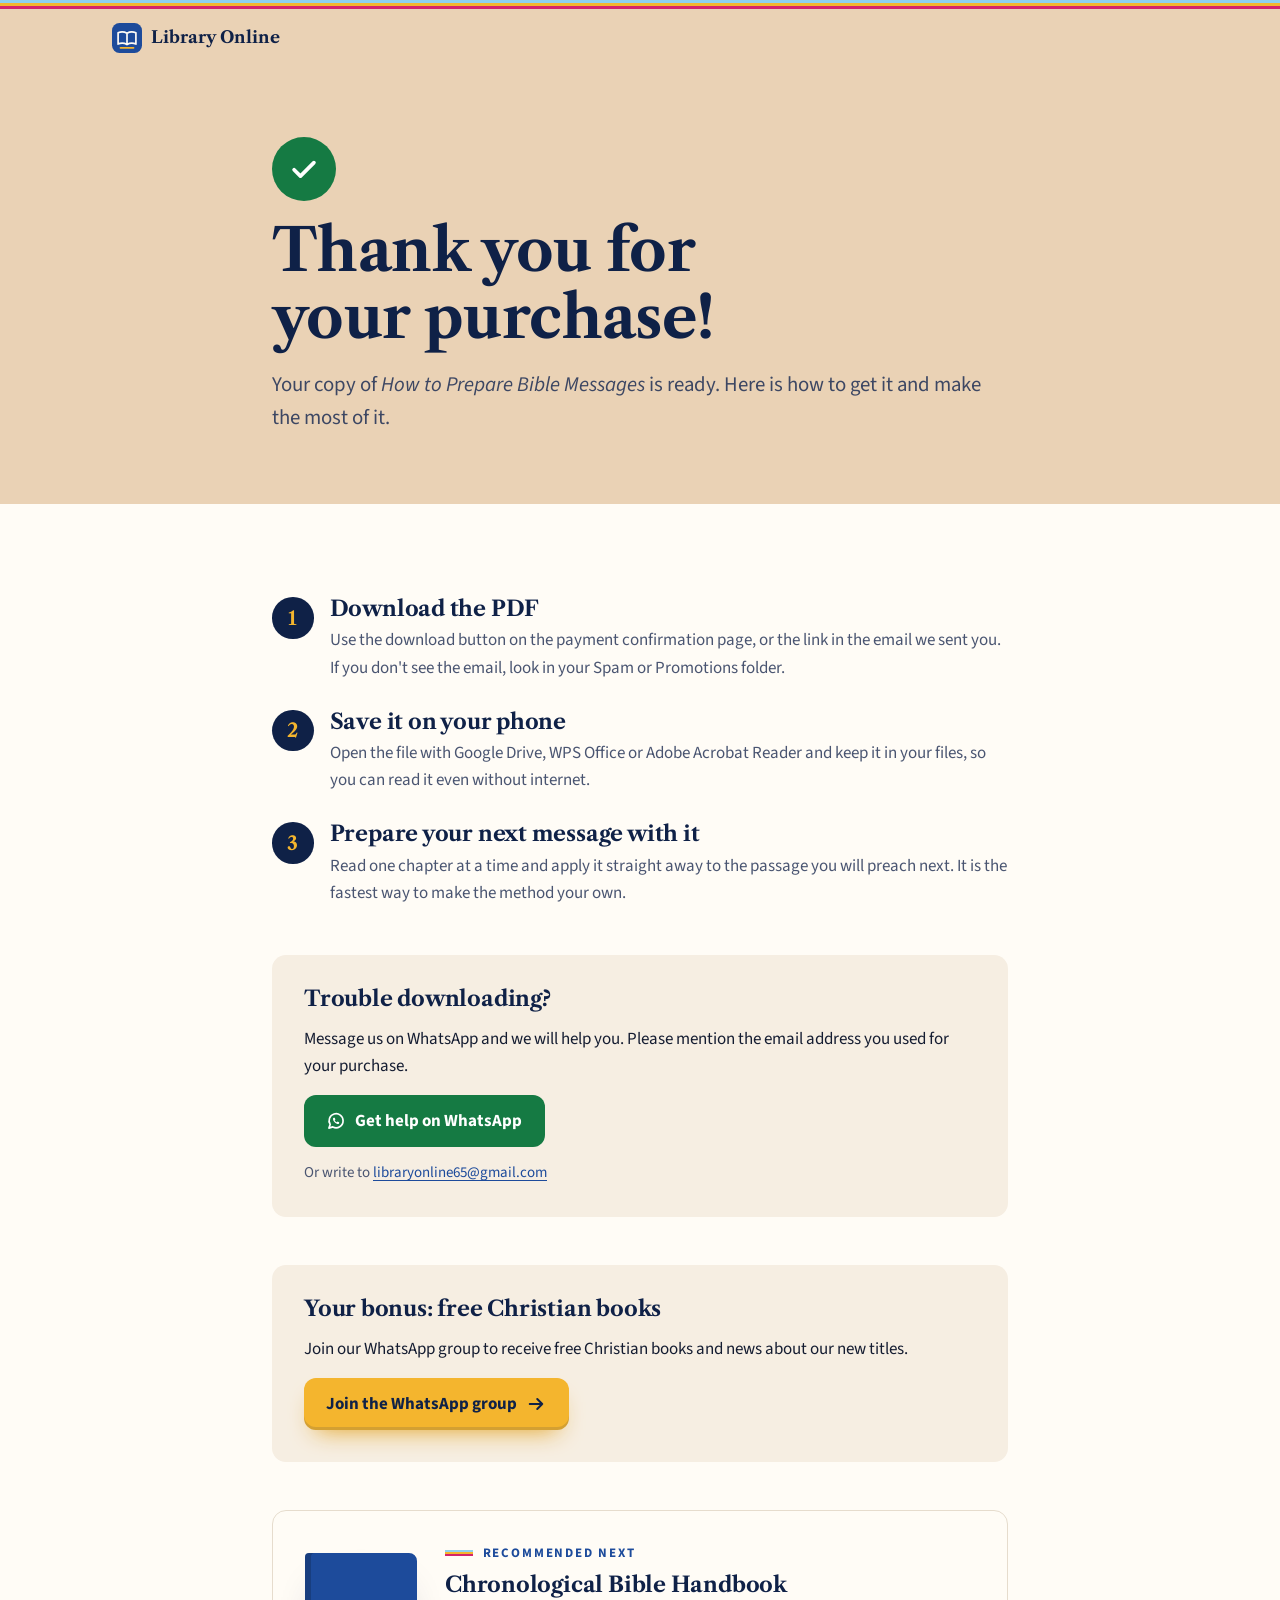
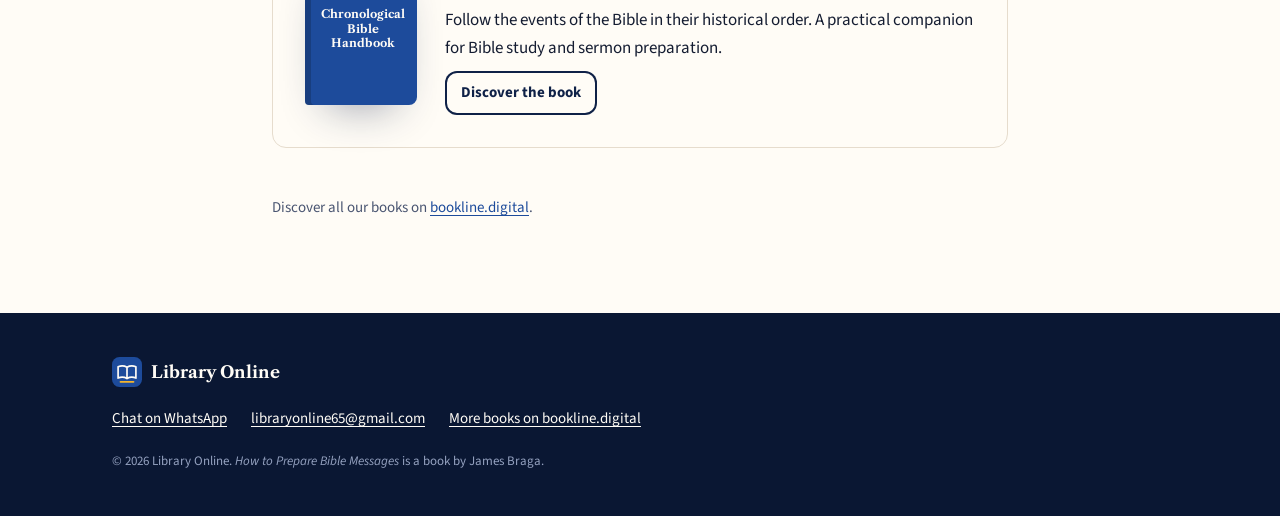
<file: thank-you.html>
<!doctype html>
<html lang="en">
<head>
  <meta charset="utf-8">
  <meta name="viewport" content="width=device-width, initial-scale=1, viewport-fit=cover">
  <title>Thank You · How to Prepare Bible Messages</title>
  <meta name="robots" content="noindex">
  <meta name="theme-color" content="#0f2147">
  <meta name="color-scheme" content="light">
  <link rel="icon" href="data:image/svg+xml,%3Csvg xmlns='http://www.w3.org/2000/svg' viewBox='0 0 32 32'%3E%3Crect width='32' height='32' rx='8' fill='%231d4b9b'/%3E%3Cpath d='M6.5 10.5c3.2-1.4 6.4-1.3 9.5.5v12c-3.1-1.8-6.3-1.9-9.5-.5zM25.5 10.5c-3.2-1.4-6.4-1.3-9.5.5v12c3.1-1.8 6.3-1.9 9.5-.5z' fill='none' stroke='%23fffcf6' stroke-width='1.8' stroke-linejoin='round'/%3E%3C/svg%3E">

  <link rel="preconnect" href="https://fonts.googleapis.com">
  <link rel="preconnect" href="https://fonts.gstatic.com" crossorigin>
  <link rel="stylesheet" href="https://fonts.googleapis.com/css2?family=Libre+Caslon+Text:ital,wght@0,700;1,400&family=Source+Sans+3:wght@400;600;700&display=swap">
  <link rel="stylesheet" href="assets/css/style.css">
</head>
<body data-page="thank-you">

<svg width="0" height="0" style="position:absolute" aria-hidden="true" focusable="false">
  <symbol id="i-check" viewBox="0 0 24 24"><path d="m5 12.5 4.5 4.5L19 7.5" fill="none" stroke="currentColor" stroke-width="2.6" stroke-linecap="round" stroke-linejoin="round"/></symbol>
  <symbol id="i-chat" viewBox="0 0 24 24"><path d="M20.5 11.6a8.4 8.4 0 0 1-12.3 7.5L3.5 20.5l1.5-4.4a8.4 8.4 0 1 1 15.5-4.5Z" fill="none" stroke="currentColor" stroke-width="2" stroke-linejoin="round"/><path d="M9.3 8.2c-.5 0-.9.4-.9 1 0 3 3.4 6.4 6.4 6.4.6 0 1-.4 1-.9v-1.2l-1.9-.8-.9.9c-1.1-.5-2.1-1.5-2.6-2.6l.9-.9-.8-1.9H9.3Z" fill="currentColor"/></symbol>
  <symbol id="i-arrow" viewBox="0 0 24 24"><path d="M4.5 12h15m-6-6 6 6-6 6" fill="none" stroke="currentColor" stroke-width="2.4" stroke-linecap="round" stroke-linejoin="round"/></symbol>
  <symbol id="i-book" viewBox="0 0 32 32"><rect width="32" height="32" rx="8" fill="#1d4b9b"/><path d="M6.5 10.5c3.2-1.4 6.4-1.3 9.5.5v12c-3.1-1.8-6.3-1.9-9.5-.5zM25.5 10.5c-3.2-1.4-6.4-1.3-9.5.5v12c3.1-1.8 6.3-1.9 9.5-.5z" fill="none" stroke="#fffcf6" stroke-width="1.8" stroke-linejoin="round"/><path d="M9 26.5h14" stroke="#f4b52e" stroke-width="1.8" stroke-linecap="round"/></symbol>
</svg>

<div class="cover-stripe" aria-hidden="true"></div>

<header class="site-header">
  <div class="wrap header-inner">
    <a class="brand" href="https://bookline.digital" data-link="booklineUrl"><svg aria-hidden="true"><use href="#i-book"/></svg>Library Online</a>
  </div>
</header>

<main>
  <section class="thanks-hero" aria-labelledby="thanks-title">
    <div class="wrap narrow flow">
      <span class="done-mark" aria-hidden="true"><svg><use href="#i-check"/></svg></span>
      <h1 id="thanks-title">Thank you for your purchase!</h1>
      <p class="lead">Your copy of <i>How to Prepare Bible Messages</i> is ready. Here is how to get it and make the most of it.</p>
    </div>
  </section>

  <section class="section">
    <div class="wrap narrow flow flow-lg">
      <ol class="steps-list steps-vertical">
        <li>
          <span class="step-num" aria-hidden="true">1</span>
          <h2>Download the PDF</h2>
          <p>Use the download button on the payment confirmation page, or the link in the email we sent you. If you don't see the email, look in your Spam or Promotions folder.</p>
        </li>
        <li>
          <span class="step-num" aria-hidden="true">2</span>
          <h2>Save it on your phone</h2>
          <p>Open the file with Google Drive, WPS Office or Adobe Acrobat Reader and keep it in your files, so you can read it even without internet.</p>
        </li>
        <li>
          <span class="step-num" aria-hidden="true">3</span>
          <h2>Prepare your next message with it</h2>
          <p>Read one chapter at a time and apply it straight away to the passage you will preach next. It is the fastest way to make the method your own.</p>
        </li>
      </ol>

      <div class="panel">
        <h2>Trouble downloading?</h2>
        <p>Message us on WhatsApp and we will help you. Please mention the email address you used for your purchase.</p>
        <a class="btn btn-whatsapp" href="https://wa.me/243823226790" data-whatsapp="Hello Library Online, I bought How to Prepare Bible Messages and I need help downloading it." target="_blank" rel="noopener"><svg aria-hidden="true"><use href="#i-chat"/></svg>Get help on WhatsApp</a>
        <p class="small">Or write to <a href="mailto:libraryonline65@gmail.com" data-email>libraryonline65@gmail.com</a></p>
      </div>

      <div class="panel">
        <h2>Your bonus: free Christian books</h2>
        <p>Join our WhatsApp group to receive free Christian books and news about our new titles.</p>
        <a class="btn btn-gold" href="https://chat.whatsapp.com/DRFUqxZkOjX3fzXEaGObV3?s=cl&amp;p=a&amp;mlu=4&amp;ilr=4" data-link="whatsappGroupUrl" target="_blank" rel="noopener">Join the WhatsApp group <svg aria-hidden="true"><use href="#i-arrow"/></svg></a>
      </div>

      <article class="upsell" aria-labelledby="upsell-title">
        <div class="upsell-cover" aria-hidden="true">Chronological Bible Handbook</div>
        <div class="flow flow-sm">
          <p class="eyebrow">Recommended next</p>
          <h3 id="upsell-title">Chronological Bible Handbook</h3>
          <p>Follow the events of the Bible in their historical order. A practical companion for Bible study and sermon preparation.</p>
          <a class="btn btn-outline" href="https://livresenligne.mychariow.shop/prd_2j3myxax" data-link="upsellUrl">Discover the book</a>
        </div>
      </article>

      <p class="small">Discover all our books on <a href="https://bookline.digital" data-link="booklineUrl">bookline.digital</a>.</p>
    </div>
  </section>
</main>

<footer class="site-footer thanks-footer">
  <div class="wrap footer-grid">
    <a class="brand" href="https://bookline.digital" data-link="booklineUrl"><svg aria-hidden="true"><use href="#i-book"/></svg>Library Online</a>
    <ul class="footer-links">
      <li><a href="https://wa.me/243823226790" data-whatsapp="Hello Library Online!" target="_blank" rel="noopener">Chat on WhatsApp</a></li>
      <li><a href="mailto:libraryonline65@gmail.com" data-email>libraryonline65@gmail.com</a></li>
      <li><a href="https://bookline.digital" data-link="booklineUrl">More books on bookline.digital</a></li>
    </ul>
    <p class="fine">© <span data-year>2026</span> Library Online. <i>How to Prepare Bible Messages</i> is a book by James Braga.</p>
  </div>
</footer>

<script src="assets/js/config.js"></script>
<script src="assets/js/main.js"></script>
</body>
</html>
</file>
<file: assets/css/style.css>
/* ==========================================================================
   How to Prepare Bible Messages · sales funnel
   Layout concept: the preacher's study. The book sits on the sand-coloured
   desk of the posters, then the page reads like a sermon outline: one strong
   column, Roman-numeral divisions, and royal-blue bands taken from the cover
   for the two moments that matter, the method and the offer.

   One deliberate light look for every visitor: the colours of the book cover
   are the brand, so there is no dark variant. Every colour is set explicitly.
   ========================================================================== */

:root {
  /* Colour */
  --sand: #ead2b5;        /* the posters' backdrop (hero, help band) */
  --paper: #fffcf6;       /* reading surface */
  --paper-warm: #f6eee2;  /* alternate band */
  --royal: #1d4b9b;       /* cover blue */
  --navy: #0f2147;        /* dark bands, headings */
  --navy-deep: #0a1733;   /* footer */
  --ink: #141c31;         /* body text */
  --ink-soft: #4a5571;    /* secondary text */
  --ink-warm: #3d4763;    /* secondary text on sand */
  --gold: #f4b52e;        /* calls to action, like the author's name on the cover */
  --gold-deep: #e29d12;
  --magenta: #d3246b;     /* cover stripe */
  --sky: #8fd0ef;         /* cover stripe */
  --whatsapp: #157a43;
  --white: #ffffff;
  --on-dark: #fffcf6;
  --on-dark-soft: #c9d3e8;
  --on-dark-faint: #95a2c0;
  --line: #e6dccd;
  --line-dark: #2a3d68;

  /* Type */
  --font-display: "Libre Caslon Text", Georgia, "Times New Roman", serif;
  --font-body: "Source Sans 3", "Segoe UI", Roboto, "Helvetica Neue", Arial, sans-serif;
  --fs-xs: .8125rem;
  --fs-sm: .9375rem;
  --fs-body: 1.0625rem;
  --fs-lead: clamp(1.125rem, 1.06rem + .3vw, 1.3rem);
  --fs-h3: clamp(1.15rem, 1.08rem + .35vw, 1.35rem);
  --fs-h2: clamp(1.75rem, 1.36rem + 1.75vw, 2.6rem);
  --fs-h1: clamp(2.1rem, 1.42rem + 3.3vw, 3.7rem);

  /* Space and shape */
  --gutter: 20px;
  --wrap: 1120px;
  --narrow: 46rem;
  --section: clamp(3.5rem, 2.6rem + 4vw, 6.5rem);
  --radius: 14px;
  --radius-sm: 10px;
  --shadow: 0 22px 44px -22px rgba(15, 33, 71, .45);
  --sticky-h: 76px;

  color-scheme: light;
}

@media (min-width: 768px) {
  :root { --gutter: 32px; }
}

/* ---------- Base ---------- */

*, *::before, *::after { box-sizing: border-box; }

html { -webkit-text-size-adjust: 100%; scroll-behavior: smooth; }

body {
  margin: 0;
  background: var(--paper);
  color: var(--ink);
  font-family: var(--font-body);
  font-size: var(--fs-body);
  line-height: 1.6;
  -webkit-font-smoothing: antialiased;
  text-rendering: optimizeLegibility;
}

img { display: block; max-width: 100%; height: auto; }
picture { display: block; }
a { color: var(--royal); text-underline-offset: .18em; }
p, ul, ol, figure, blockquote { margin: 0; }
ul, ol { padding: 0; }

h1, h2, h3 {
  margin: 0;
  font-family: var(--font-display);
  font-weight: 700;
  line-height: 1.14;
  letter-spacing: -.01em;
  text-wrap: balance;
}

:focus-visible { outline: 3px solid var(--royal); outline-offset: 3px; border-radius: 4px; }
.dark :focus-visible { outline-color: var(--gold); }

.visually-hidden {
  position: absolute !important;
  width: 1px; height: 1px;
  overflow: hidden;
  clip: rect(0 0 0 0);
  white-space: nowrap;
}

/* ---------- Layout helpers ---------- */

.wrap {
  width: 100%;
  max-width: var(--wrap);
  margin-inline: auto;
  padding-inline: var(--gutter);
}
.wrap.narrow { max-width: calc(var(--narrow) + 2 * var(--gutter)); }

.section { padding-block: var(--section); }

.flow { display: flex; flex-direction: column; gap: var(--flow, 1rem); }
.flow-lg { --flow: clamp(2rem, 1.5rem + 2vw, 3rem); }
.flow-sm { --flow: .6rem; }

.dark { background: var(--navy); color: var(--on-dark); }

.cover-stripe {
  height: 9px;
  background: linear-gradient(var(--sky) 0 33.4%, var(--gold) 33.4% 66.7%, var(--magenta) 66.7%);
}

/* ---------- Type helpers ---------- */

.eyebrow {
  display: flex;
  align-items: center;
  gap: .6rem;
  font-size: var(--fs-xs);
  font-weight: 700;
  letter-spacing: .14em;
  text-transform: uppercase;
  color: var(--royal);
}
.eyebrow::before {
  content: "";
  flex: none;
  width: 28px;
  height: 6px;
  background: linear-gradient(var(--sky) 0 33.4%, var(--gold) 33.4% 66.7%, var(--magenta) 66.7%);
}
.dark .eyebrow { color: var(--gold); }

.lead { font-size: var(--fs-lead); color: var(--ink-soft); }
.dark .lead { color: var(--on-dark-soft); }

.section-title { font-size: var(--fs-h2); color: var(--navy); }
.dark .section-title { color: var(--on-dark); }

.section-head { max-width: var(--narrow); }

.small { font-size: var(--fs-sm); color: var(--ink-soft); }

/* ---------- Buttons ---------- */

.btn {
  display: inline-flex;
  align-items: center;
  justify-content: center;
  gap: .55rem;
  min-height: 52px;
  padding: .8rem 1.4rem;
  border: 0;
  border-radius: 12px;
  font: 700 1.0625rem/1.2 var(--font-body);
  text-align: center;
  text-decoration: none;
  cursor: pointer;
  transition: transform .15s ease, background-color .15s ease, box-shadow .15s ease;
}
.btn svg { width: 20px; height: 20px; flex: none; }
.btn:active { transform: translateY(1px); }

.btn-gold {
  background: var(--gold);
  color: var(--navy);
  box-shadow: 0 12px 24px -12px rgba(226, 157, 18, .95), inset 0 -3px 0 rgba(15, 33, 71, .14);
}
.btn-gold:hover { background: var(--gold-deep); }

.btn-outline {
  min-height: 44px;
  padding: .55rem 1rem;
  font-size: var(--fs-sm);
  color: var(--navy);
  background: transparent;
  box-shadow: inset 0 0 0 2px var(--navy);
}
.btn-outline:hover { background: var(--navy); color: var(--on-dark); }

.btn-whatsapp { background: var(--whatsapp); color: var(--white); }
.btn-whatsapp:hover { background: var(--navy); }

.btn-lg {
  flex-direction: column;
  gap: .15rem;
  min-height: 64px;
  padding: .85rem 1.6rem;
  font-size: 1.2rem;
}
.btn-main { display: inline-flex; align-items: center; gap: .5rem; }
.btn-sub { font-size: .8rem; font-weight: 600; letter-spacing: .02em; opacity: .82; }
.btn-block { width: 100%; }

/* A slow light sweep across the main buttons, like light on a gilded page edge */
.btn-shine { position: relative; overflow: hidden; isolation: isolate; }
.btn-shine::after {
  content: "";
  position: absolute;
  inset: 0;
  z-index: -1;
  background: linear-gradient(115deg, transparent 32%, rgba(255, 255, 255, .6) 46%, transparent 60%);
  transform: translateX(-130%);
  animation: shine 5s ease-in-out 1.2s infinite;
}
@keyframes shine {
  0%, 62% { transform: translateX(-130%); }
  88%, 100% { transform: translateX(130%); }
}

/* ---------- Price ---------- */

.price {
  display: flex;
  flex-wrap: wrap;
  align-items: baseline;
  gap: .3rem .75rem;
  font-variant-numeric: tabular-nums;
}
.price-now {
  font-family: var(--font-display);
  font-weight: 700;
  font-size: 2rem;
  line-height: 1;
  color: var(--navy);
}
.price-was {
  font-size: 1.05rem;
  color: var(--ink-soft);
  text-decoration: line-through;
  text-decoration-color: var(--magenta);
  text-decoration-thickness: 2px;
}
.price-note { font-size: var(--fs-sm); color: var(--ink-soft); }
.tag {
  align-self: center;
  padding: .2rem .5rem;
  border-radius: 6px;
  background: var(--magenta);
  color: var(--white);
  font-size: .8rem;
  font-weight: 700;
  letter-spacing: .02em;
}
.dark .price-now { color: var(--on-dark); }
.dark .price-was, .dark .price-note { color: var(--on-dark-soft); }

/* ---------- Countdown ---------- */

.countdown {
  display: flex;
  flex-wrap: wrap;
  align-items: center;
  gap: .5rem .9rem;
}
.countdown-label {
  font-size: var(--fs-xs);
  font-weight: 700;
  letter-spacing: .12em;
  text-transform: uppercase;
  color: var(--magenta);
}
.countdown-units { display: inline-flex; gap: .4rem; }
.cd-unit { display: flex; flex-direction: column; align-items: center; gap: .2rem; }
.cd-unit b {
  min-width: 2.7rem;
  padding: .4rem .3rem;
  border-radius: 8px;
  background: var(--navy);
  color: var(--on-dark);
  font-family: var(--font-body);
  font-weight: 700;
  font-size: 1.3rem;
  line-height: 1;
  text-align: center;
  font-variant-numeric: tabular-nums;
}
.cd-unit small {
  font-size: .66rem;
  font-weight: 700;
  letter-spacing: .08em;
  text-transform: uppercase;
  color: var(--ink-soft);
}
.dark .countdown-label { color: var(--gold); }
.dark .cd-unit b { background: var(--on-dark); color: var(--navy); }
.dark .cd-unit small { color: var(--on-dark-soft); }
.offer-card .countdown-label { color: var(--magenta); }
.offer-card .cd-unit b { background: var(--navy); color: var(--on-dark); }
.offer-card .cd-unit small { color: var(--ink-soft); }

.topbar-timer { font-weight: 700; color: var(--gold); font-variant-numeric: tabular-nums; }

/* ---------- Top bar and header ---------- */

.topbar {
  padding: .5rem var(--gutter);
  background: var(--navy);
  color: var(--on-dark);
  font-size: var(--fs-sm);
  text-align: center;
  line-height: 1.4;
}
.topbar strong { color: var(--gold); }

.site-header { background: var(--sand); }
.header-inner {
  display: flex;
  align-items: center;
  justify-content: space-between;
  gap: 1rem;
  padding-block: .85rem;
}

.brand {
  display: inline-flex;
  align-items: center;
  gap: .55rem;
  font-family: var(--font-display);
  font-weight: 700;
  font-size: 1.05rem;
  color: var(--navy);
  text-decoration: none;
}
.brand svg { width: 30px; height: 30px; flex: none; }
.dark .brand { color: var(--on-dark); }

/* ---------- Hero ---------- */

.hero { background: var(--sand); padding-block: 1.25rem var(--section); }

.hero-grid { display: grid; gap: 1.75rem; }

.hero-copy { display: flex; flex-direction: column; gap: 1rem; }
.hero h1 { font-size: var(--fs-h1); color: var(--navy); }
.hero h1 em { font-style: italic; font-weight: 400; color: var(--royal); }
.hero .lead { color: var(--ink-warm); max-width: 36rem; }

.hero-visual {
  position: relative;
  justify-self: center;
  width: min(100%, 360px);
}
.hero-visual img { width: 100%; }

.seal {
  position: absolute;
  right: -6px;
  bottom: 14%;
  display: grid;
  place-content: center;
  width: 96px;
  height: 96px;
  border-radius: 50%;
  background: var(--magenta);
  color: var(--white);
  text-align: center;
  line-height: 1.05;
  transform: rotate(-8deg);
  box-shadow: 0 14px 26px -12px rgba(120, 10, 50, .7);
}
.seal strong { font-family: var(--font-display); font-size: 1.65rem; }
.seal span { font-size: .66rem; font-weight: 700; letter-spacing: .1em; text-transform: uppercase; }

.hero-buy { display: flex; flex-direction: column; gap: 1rem; }
.hero-buy .btn-lg { width: 100%; }

.trust {
  list-style: none;
  display: flex;
  flex-wrap: wrap;
  gap: .5rem 1.1rem;
  font-size: var(--fs-sm);
  font-weight: 600;
  color: var(--navy);
}
.trust li { display: inline-flex; align-items: center; gap: .4rem; }
.trust svg { width: 18px; height: 18px; flex: none; color: var(--royal); }

@media (min-width: 900px) {
  .hero { padding-top: 2.5rem; }
  .hero-grid {
    grid-template-columns: minmax(0, 1.1fr) minmax(0, .9fr);
    grid-template-areas: "copy visual" "buy visual";
    column-gap: 3.5rem;
    row-gap: 2rem;
  }
  .hero-copy { grid-area: copy; align-self: end; }
  .hero-visual { grid-area: visual; align-self: center; width: min(100%, 470px); }
  .hero-buy { grid-area: buy; align-self: start; }
  .hero-buy .btn-lg { width: auto; min-width: 22rem; align-self: flex-start; }
  .seal { width: 112px; height: 112px; }
  .seal strong { font-size: 1.9rem; }
}

/* ---------- Proof strip ---------- */

.proof { border-bottom: 1px solid var(--line); }
.proof-grid {
  list-style: none;
  display: grid;
  grid-template-columns: repeat(3, minmax(0, 1fr));
  gap: 1rem;
  padding-block: 1.6rem;
  text-align: center;
}
.proof strong {
  display: block;
  font-family: var(--font-display);
  font-size: clamp(1.45rem, 1.15rem + 1.4vw, 2.2rem);
  line-height: 1.1;
  color: var(--royal);
  font-variant-numeric: tabular-nums;
}
.proof span {
  display: block;
  margin-top: .3rem;
  font-size: var(--fs-xs);
  line-height: 1.35;
  color: var(--ink-soft);
}

/* ---------- Problem ---------- */

.pain-list { list-style: none; display: grid; gap: .9rem; }
.pain-list li {
  position: relative;
  padding-left: 1.9rem;
  font-size: var(--fs-lead);
  line-height: 1.5;
}
.pain-list li::before {
  content: "";
  position: absolute;
  left: 0;
  top: .72em;
  width: 1.05rem;
  height: 3px;
  border-radius: 2px;
  background: var(--magenta);
}

/* ---------- Method band ---------- */

.method-grid { display: grid; gap: 2rem; align-items: center; }
.method-photo {
  overflow: hidden;
  border-radius: var(--radius);
  aspect-ratio: 4 / 3;
  max-width: 100%;
}
.method-photo img { width: 100%; height: 100%; object-fit: cover; object-position: 30% 16%; }

.scripture { display: flex; flex-direction: column; gap: .7rem; }
.scripture p {
  font-family: var(--font-display);
  font-style: italic;
  font-weight: 400;
  font-size: clamp(1.25rem, 1.1rem + .8vw, 1.65rem);
  line-height: 1.45;
}
.scripture cite {
  font-style: normal;
  font-size: var(--fs-xs);
  font-weight: 700;
  letter-spacing: .14em;
  text-transform: uppercase;
  color: var(--gold);
}
.method-copy .rule { height: 1px; background: var(--line-dark); }

@media (min-width: 860px) {
  .method-grid { grid-template-columns: minmax(0, 5fr) minmax(0, 7fr); gap: 4rem; }
  .method-photo { aspect-ratio: 4 / 5; }
}

/* ---------- The book ---------- */

.book-grid { display: grid; gap: 2.5rem; align-items: start; }
.book-photo {
  overflow: hidden;
  max-width: 520px;
  border-radius: var(--radius);
  box-shadow: var(--shadow);
}
.book-copy h3 { font-size: var(--fs-h3); color: var(--navy); }
.book-copy .btn { align-self: flex-start; }

.checklist { list-style: none; display: grid; gap: .8rem; }
.checklist li { position: relative; padding-left: 2.15rem; }
.checklist li::before {
  content: "";
  position: absolute;
  left: 0;
  top: .12em;
  width: 1.4rem;
  height: 1.4rem;
  border-radius: 50%;
  background: var(--gold);
}
.checklist li::after {
  content: "";
  position: absolute;
  left: .5rem;
  top: .38em;
  width: .4rem;
  height: .72rem;
  border: solid var(--navy);
  border-width: 0 2.5px 2.5px 0;
  transform: rotate(45deg);
}
.checklist strong { color: var(--navy); }
.dark .checklist strong { color: var(--on-dark); }

@media (min-width: 900px) {
  .book-grid { grid-template-columns: minmax(0, 5fr) minmax(0, 7fr); gap: 4rem; }
  .book-photo { position: sticky; top: 2rem; }
}

/* ---------- Inside the book: the sermon outline ---------- */

.inside { background: var(--paper-warm); }
.outline-grid {
  display: grid;
  gap: 1.5rem;
  grid-template-areas: "one" "two" "note";
}
.part-one { grid-area: one; }
.part-two { grid-area: two; }
.outline-grid .inside-note { grid-area: note; }

.sheet {
  display: flex;
  flex-direction: column;
  gap: .9rem;
  padding: clamp(1.35rem, 1rem + 2vw, 2.25rem);
  border: 1px solid var(--line);
  border-radius: var(--radius);
  background: var(--paper);
}
.sheet-part {
  font-size: var(--fs-xs);
  font-weight: 700;
  letter-spacing: .14em;
  text-transform: uppercase;
  color: var(--magenta);
}
.sheet h3 { font-size: var(--fs-h3); color: var(--navy); }

.outline { list-style: none; counter-reset: division; display: flex; flex-direction: column; }
.outline li {
  counter-increment: division;
  display: grid;
  grid-template-columns: 3.4rem minmax(0, 1fr);
  padding-block: .85rem;
  border-top: 1px solid var(--line);
}
.outline li::before {
  content: counter(division, upper-roman) ".";
  grid-row: span 2;
  font-family: var(--font-display);
  font-weight: 700;
  font-size: 1.05rem;
  line-height: 1.5;
  color: var(--royal);
}
.outline li > * { grid-column: 2; }
.outline strong { color: var(--navy); font-size: 1.0625rem; }
.outline p { font-size: var(--fs-sm); color: var(--ink-soft); }

.inside-note {
  display: flex;
  align-items: flex-start;
  gap: .75rem;
  max-width: var(--narrow);
  color: var(--ink-soft);
}
.inside-note svg { width: 22px; height: 22px; flex: none; margin-top: .15em; color: var(--royal); }

@media (min-width: 900px) {
  .outline-grid {
    grid-template-columns: repeat(2, minmax(0, 1fr));
    grid-template-rows: auto 1fr;
    grid-template-areas: "one two" "note two";
    align-items: start;
  }
  .outline-grid .inside-note { padding-inline: .5rem; }
}

/* ---------- Audience ---------- */

.audience-grid {
  list-style: none;
  display: grid;
  grid-template-columns: minmax(0, 1fr);
  column-gap: 2.5rem;
}
.audience-grid li {
  display: flex;
  flex-direction: column;
  gap: .3rem;
  padding-block: 1.2rem;
  border-top: 2px solid var(--navy);
}
.audience-grid h3 { font-size: var(--fs-h3); color: var(--navy); }
.audience-grid p { color: var(--ink-soft); }

.callout {
  max-width: var(--narrow);
  padding: 1.1rem 1.3rem;
  border-radius: var(--radius-sm);
  background: var(--paper-warm);
  color: var(--ink);
}
.callout strong { color: var(--navy); }

@media (min-width: 640px) {
  .audience-grid { grid-template-columns: repeat(2, minmax(0, 1fr)); }
}
@media (min-width: 980px) {
  .audience-grid { grid-template-columns: repeat(3, minmax(0, 1fr)); }
}

/* ---------- Author ---------- */

.author { background: var(--paper-warm); }
.author-box { display: grid; gap: 1.5rem; align-items: center; }
.monogram {
  display: grid;
  place-items: center;
  width: 104px;
  height: 104px;
  border-radius: 50%;
  background: var(--royal);
  color: var(--gold);
  font-family: var(--font-display);
  font-weight: 700;
  font-size: 2.3rem;
  letter-spacing: .02em;
  box-shadow: inset 0 0 0 5px var(--royal), inset 0 0 0 7px var(--gold);
}
@media (min-width: 760px) {
  .author-box { grid-template-columns: auto minmax(0, 1fr); gap: 2.5rem; }
}

/* ---------- Offer ---------- */

.offer-grid { display: grid; gap: 2.5rem; align-items: center; }
.offer .checklist li { color: var(--on-dark); }

.offer-card {
  display: flex;
  flex-direction: column;
  gap: 1rem;
  padding: clamp(1.25rem, 1rem + 1.5vw, 2rem);
  border-radius: 18px;
  background: var(--paper);
  color: var(--ink);
  box-shadow: 0 30px 60px -25px rgba(0, 0, 0, .6);
}
.offer-thumb {
  display: grid;
  place-items: center;
  padding-block: .4rem;
  border-radius: var(--radius-sm);
  background: var(--sand);
}
.offer-thumb img { width: min(58%, 210px); }
.offer-card .price-now { color: var(--navy); }
.offer-card .price-was, .offer-card .price-note { color: var(--ink-soft); }
.offer-card :focus-visible { outline-color: var(--royal); }
.offer-title { font-family: var(--font-display); font-weight: 700; font-size: 1.3rem; line-height: 1.2; color: var(--navy); }
.offer-meta { font-size: var(--fs-sm); color: var(--ink-soft); }

.pay-methods { list-style: none; display: flex; flex-wrap: wrap; gap: .4rem; }
.pay-methods li {
  padding: .2rem .6rem;
  border: 1px solid var(--line);
  border-radius: 999px;
  font-size: .78rem;
  font-weight: 600;
  color: var(--ink-soft);
}
.secure { display: flex; align-items: center; gap: .45rem; font-size: var(--fs-xs); color: var(--ink-soft); }
.secure svg { width: 16px; height: 16px; flex: none; color: var(--whatsapp); }

@media (min-width: 900px) {
  .offer-grid { grid-template-columns: minmax(0, 1fr) minmax(0, 27rem); gap: 4rem; }
}

/* ---------- Steps ---------- */

.steps-list { list-style: none; display: grid; gap: 1.75rem; }
.steps-list li { display: flex; flex-direction: column; gap: .5rem; }
.step-num {
  display: grid;
  place-items: center;
  width: 2.6rem;
  height: 2.6rem;
  border-radius: 50%;
  background: var(--navy);
  color: var(--gold);
  font-family: var(--font-display);
  font-weight: 700;
  font-size: 1.2rem;
}
.steps-list h2, .steps-list h3 { font-size: var(--fs-h3); color: var(--navy); }
.steps-list p { color: var(--ink-soft); }

.steps-vertical li {
  display: grid;
  grid-template-columns: 2.6rem minmax(0, 1fr);
  column-gap: 1rem;
  row-gap: .35rem;
  align-items: start;
}
.steps-vertical .step-num { grid-row: span 2; }
.steps-vertical li > :not(.step-num) { grid-column: 2; }

@media (min-width: 860px) {
  .steps-row { grid-template-columns: repeat(3, minmax(0, 1fr)); gap: 2.5rem; }
}

/* ---------- Help ---------- */

.help { background: var(--sand); }
.help-box { align-items: flex-start; }
.help-box .lead { color: var(--ink-warm); }
.help-contact { font-size: var(--fs-sm); color: var(--ink-warm); }
.help-contact a { color: var(--navy); font-weight: 700; }

/* ---------- FAQ ---------- */

.faq-list { display: flex; flex-direction: column; border-top: 1px solid var(--line); }
.faq-list details { border-bottom: 1px solid var(--line); }
.faq-list summary {
  position: relative;
  padding: 1.1rem 2.5rem 1.1rem 0;
  list-style: none;
  cursor: pointer;
  font-weight: 700;
  font-size: 1.1rem;
  line-height: 1.4;
  color: var(--navy);
}
.faq-list summary::-webkit-details-marker { display: none; }
.faq-list summary::after {
  content: "";
  position: absolute;
  right: .45rem;
  top: 50%;
  width: .65rem;
  height: .65rem;
  border: solid var(--royal);
  border-width: 0 2.5px 2.5px 0;
  transform: translateY(-70%) rotate(45deg);
  transition: transform .2s ease;
}
.faq-list details[open] summary::after { transform: translateY(-25%) rotate(-135deg); }
.faq-answer { display: flex; flex-direction: column; gap: .6rem; padding-bottom: 1.2rem; color: var(--ink-soft); }

/* ---------- Free books group ---------- */

.group { background: var(--paper-warm); }
.group-box { display: grid; gap: 1.25rem; align-items: start; }
.group-box .btn { align-self: flex-start; }
.group-mark {
  display: grid;
  place-items: center;
  width: 64px;
  height: 64px;
  border-radius: 50%;
  background: var(--whatsapp);
  color: var(--white);
}
.group-mark svg { width: 30px; height: 30px; }
@media (min-width: 760px) {
  .group-box { grid-template-columns: auto minmax(0, 1fr); gap: 2rem; }
}

/* ---------- Final call ---------- */

.final-grid { display: grid; gap: 2.5rem; align-items: center; }
.final-buy { display: flex; flex-direction: column; gap: 1rem; align-items: flex-start; }
.final-buy .btn-lg { width: 100%; }
.final-visual {
  order: -1;
  justify-self: center;
  width: 100%;
  max-width: 230px;
  padding: .5rem;
  border-radius: 18px;
  background: var(--sand);
}
.final-visual img { width: min(100%, 300px); margin-inline: auto; }

@media (min-width: 900px) {
  .final-grid { grid-template-columns: minmax(0, 7fr) minmax(0, 5fr); gap: 4rem; }
  .final-buy .btn-lg { width: auto; min-width: 22rem; }
  .final-visual { order: 0; max-width: 400px; padding: .75rem 1rem; }
}

/* ---------- Footer ---------- */

.site-footer {
  padding-block: 2.75rem calc(2.75rem + var(--sticky-h));
  background: var(--navy-deep);
  color: var(--on-dark-soft);
  font-size: var(--fs-sm);
}
.footer-grid { display: grid; gap: 1.25rem; }
.footer-links { list-style: none; display: flex; flex-wrap: wrap; gap: .5rem 1.5rem; }
.site-footer a { color: var(--on-dark); }
.fine { font-size: var(--fs-xs); color: var(--on-dark-faint); }

/* ---------- Sticky buy bar ---------- */

.sticky-cta {
  position: fixed;
  left: 0;
  right: 0;
  bottom: 0;
  z-index: 50;
  padding: .6rem var(--gutter) calc(.6rem + env(safe-area-inset-bottom, 0px));
  border-top: 1px solid var(--line);
  background: var(--paper);
  box-shadow: 0 -14px 30px -20px rgba(15, 33, 71, .55);
  transform: translateY(110%);
  visibility: hidden;
  transition: transform .25s ease, visibility 0s linear .25s;
}
.sticky-cta.is-visible { transform: none; visibility: visible; transition: transform .25s ease; }
.sticky-inner {
  display: flex;
  align-items: center;
  gap: .6rem;
  max-width: calc(var(--wrap) - 2 * var(--gutter));
  margin-inline: auto;
}
.sticky-price { display: flex; flex-direction: column; margin-right: auto; line-height: 1.2; font-variant-numeric: tabular-nums; }
.sticky-price s { font-size: .78rem; color: var(--ink-soft); text-decoration-color: var(--magenta); text-decoration-thickness: 2px; }
.sticky-price strong { font-family: var(--font-display); font-size: 1.15rem; color: var(--navy); }
.sticky-wa {
  display: grid;
  place-items: center;
  flex: none;
  width: 48px;
  height: 48px;
  border-radius: 12px;
  background: var(--whatsapp);
  color: var(--white);
}
.sticky-wa svg { width: 24px; height: 24px; }
.sticky-cta .btn { min-height: 48px; padding-inline: 1.1rem; }

/* ---------- Thank-you page ---------- */

.thanks-hero { background: var(--sand); padding-block: clamp(2.5rem, 2rem + 3vw, 4.5rem); }
.thanks-hero h1 { font-size: var(--fs-h1); color: var(--navy); }
.thanks-hero .lead { color: var(--ink-warm); }
.done-mark {
  display: grid;
  place-items: center;
  width: 64px;
  height: 64px;
  border-radius: 50%;
  background: var(--whatsapp);
  color: var(--white);
}
.done-mark svg { width: 34px; height: 34px; }

.panel {
  display: flex;
  flex-direction: column;
  gap: .9rem;
  padding: clamp(1.25rem, 1rem + 1.5vw, 2rem);
  border-radius: var(--radius);
  background: var(--paper-warm);
}
.panel h2 { font-size: var(--fs-h3); color: var(--navy); }
.panel .btn { align-self: flex-start; }

.upsell {
  display: grid;
  gap: 1.25rem;
  align-items: center;
  padding: clamp(1.25rem, 1rem + 1.5vw, 2rem);
  border: 1px solid var(--line);
  border-radius: var(--radius);
}
.upsell-cover {
  display: grid;
  place-items: center;
  width: 112px;
  height: 152px;
  padding: .5rem .5rem .5rem .75rem;
  border-radius: 4px 8px 8px 4px;
  background: var(--royal);
  color: var(--on-dark);
  font-family: var(--font-display);
  font-weight: 700;
  font-size: .72rem;
  line-height: 1.25;
  text-align: center;
  overflow-wrap: anywhere;
  box-shadow: inset 6px 0 0 rgba(0, 0, 0, .18), var(--shadow);
}
.upsell h3 { font-size: var(--fs-h3); color: var(--navy); }
.upsell .btn { align-self: flex-start; }
@media (min-width: 640px) {
  .upsell { grid-template-columns: auto minmax(0, 1fr); gap: 1.75rem; }
}
.thanks-footer { padding-bottom: 2.75rem; }

/* ---------- Motion preferences ---------- */

@media (prefers-reduced-motion: reduce) {
  html { scroll-behavior: auto; }
  *, *::before, *::after { animation: none !important; transition: none !important; }
}
</file>
